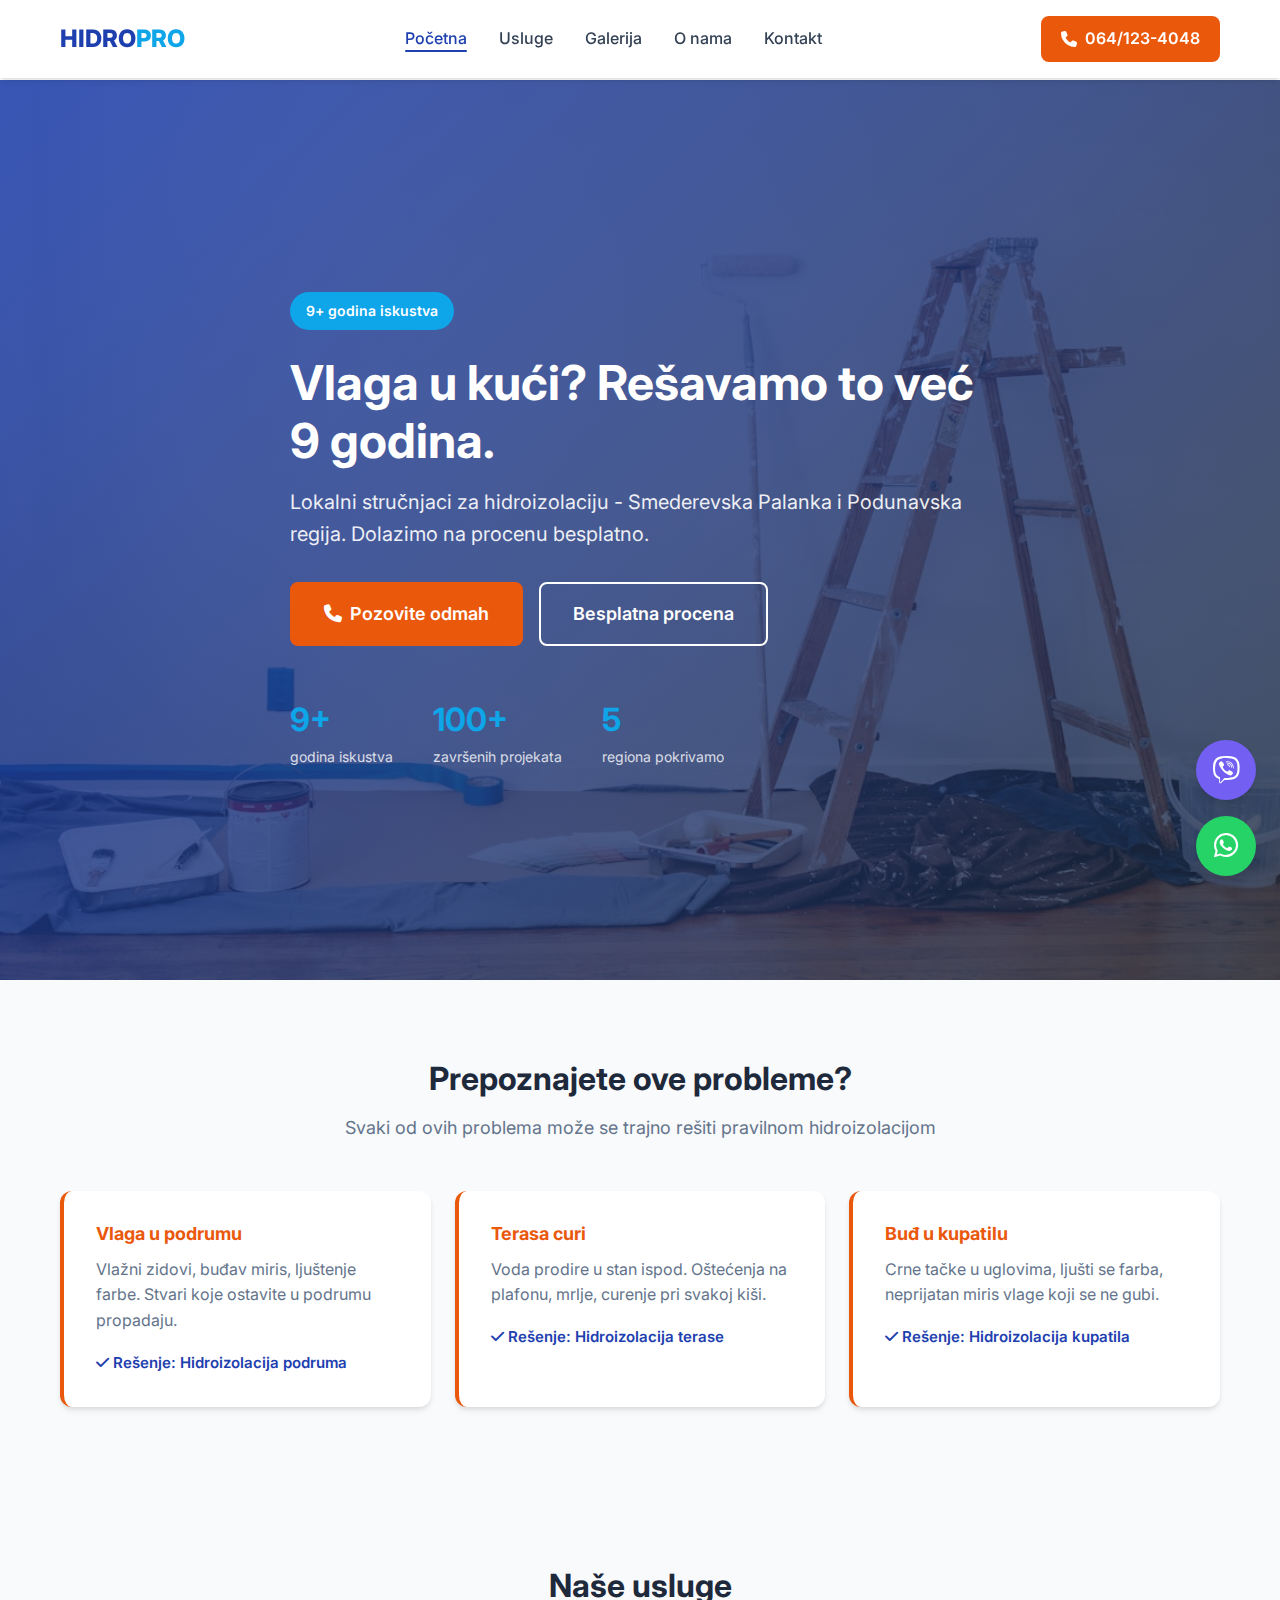
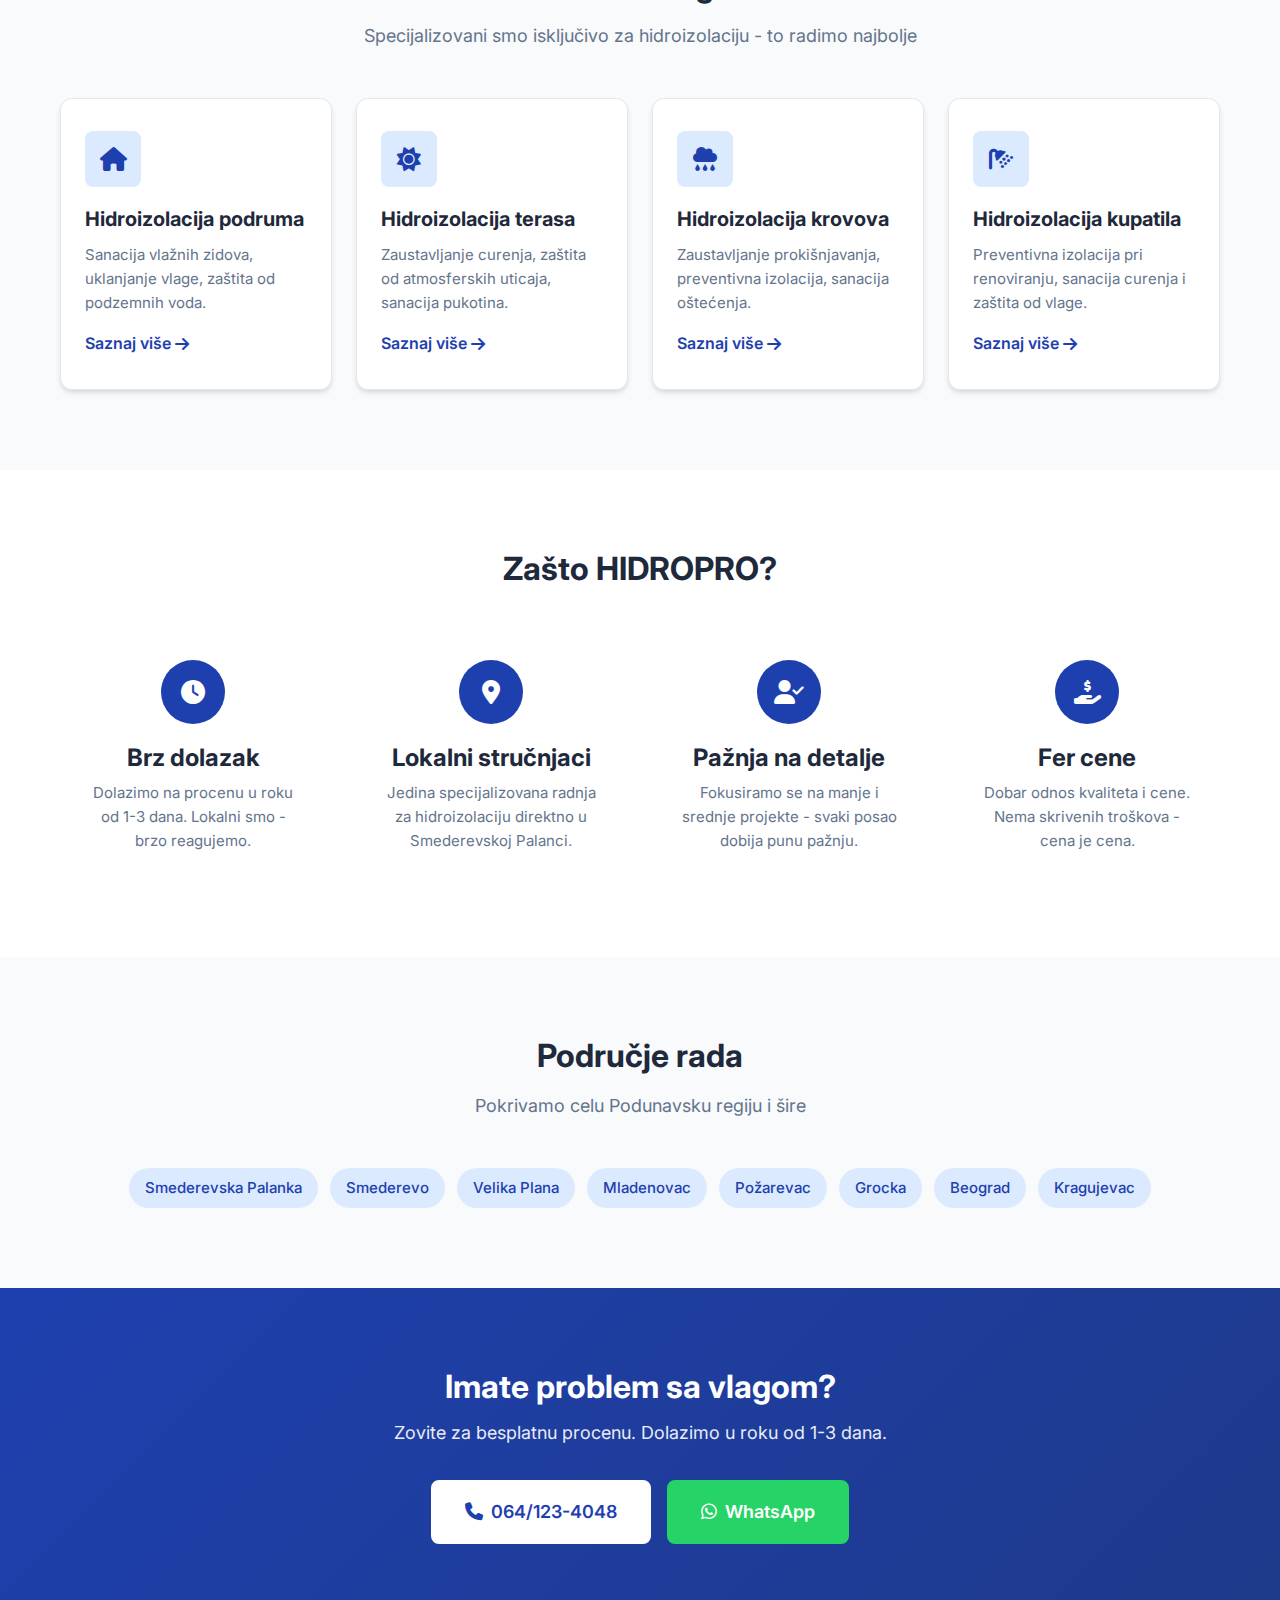
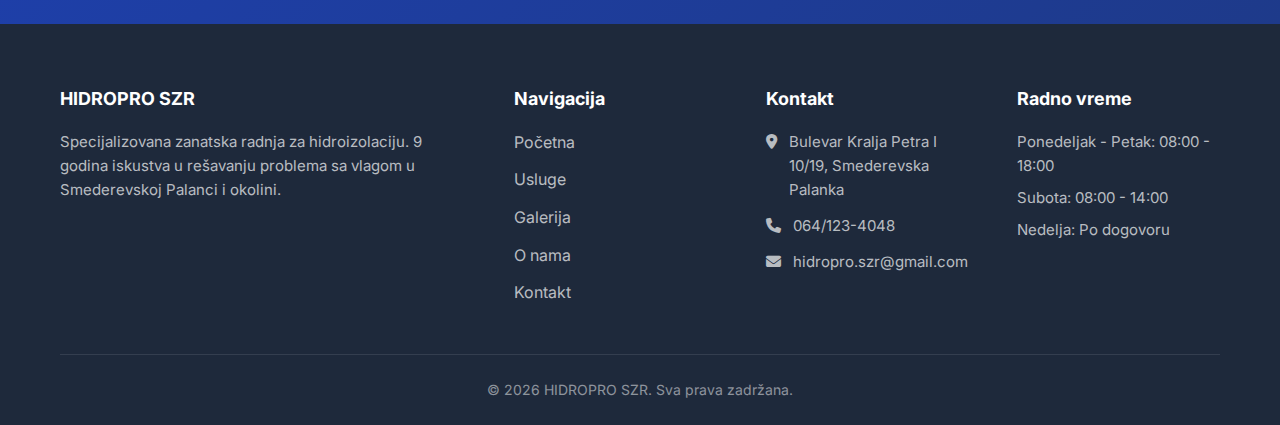
<file: index.html>
<!DOCTYPE html>
<html lang="sr">
<head>
    <meta charset="UTF-8">
    <meta name="viewport" content="width=device-width, initial-scale=1.0">
    <meta name="description" content="HIDROPRO - Hidroizolacija podruma, terasa, krovova i kupatila. 9 godina iskustva. Smederevska Palanka i okolina. Besplatna procena. Zovite: 064/123-4048">
    <meta name="keywords" content="hidroizolacija, podrum, terasa, krov, kupatilo, vlaga, Smederevska Palanka, izolacija">
    <title>HIDROPRO | Hidroizolacija Smederevska Palanka</title>

    <!-- Fonts -->
    <link rel="preconnect" href="https://fonts.googleapis.com">
    <link rel="preconnect" href="https://fonts.gstatic.com" crossorigin>
    <link href="https://fonts.googleapis.com/css2?family=Inter:wght@400;500;600;700;800&display=swap" rel="stylesheet">

    <!-- Font Awesome -->
    <link rel="stylesheet" href="https://cdnjs.cloudflare.com/ajax/libs/font-awesome/6.4.0/css/all.min.css">

    <!-- CSS -->
    <link rel="stylesheet" href="css/style.css">
</head>
<body>

    <!-- HEADER -->
    <header>
        <div class="container">
            <div class="header-content">
                <a href="index.html" class="logo">
                    <span class="logo-text">HIDRO<span>PRO</span></span>
                </a>

                <nav>
                    <ul class="nav-links">
                        <li><a href="index.html" class="active">Početna</a></li>
                        <li><a href="usluge.html">Usluge</a></li>
                        <li><a href="galerija.html">Galerija</a></li>
                        <li><a href="o-nama.html">O nama</a></li>
                        <li><a href="kontakt.html">Kontakt</a></li>
                    </ul>
                </nav>

                <div class="header-cta">
                    <a href="tel:+38164123048" class="phone-btn">
                        <i class="fas fa-phone"></i> 064/123-4048
                    </a>
                </div>

                <button class="hamburger" aria-label="Meni">
                    <span></span>
                    <span></span>
                    <span></span>
                </button>
            </div>
        </div>
    </header>

    <!-- HERO -->
    <section class="hero" style="background-image: url('images/stock_hero.jpg');">
        <div class="hero-overlay"></div>
        <div class="container">
            <div class="hero-content">
                <span class="hero-badge">9+ godina iskustva</span>
                <h1>Vlaga u kući? Rešavamo to već 9 godina.</h1>
                <p class="hero-subtitle">Lokalni stručnjaci za hidroizolaciju - Smederevska Palanka i Podunavska regija. Dolazimo na procenu besplatno.</p>

                <div class="hero-cta">
                    <a href="tel:+38164123048" class="btn btn-primary btn-lg">
                        <i class="fas fa-phone"></i> Pozovite odmah
                    </a>
                    <a href="kontakt.html" class="btn btn-secondary btn-lg">
                        Besplatna procena
                    </a>
                </div>

                <div class="hero-trust">
                    <div class="trust-item">
                        <span class="trust-number">9+</span>
                        <span class="trust-label">godina iskustva</span>
                    </div>
                    <div class="trust-item">
                        <span class="trust-number">100+</span>
                        <span class="trust-label">završenih projekata</span>
                    </div>
                    <div class="trust-item">
                        <span class="trust-number">5</span>
                        <span class="trust-label">regiona pokrivamo</span>
                    </div>
                </div>
            </div>
        </div>
    </section>

    <!-- PROBLEMI -->
    <section class="section problems-section">
        <div class="container">
            <div class="section-header">
                <h2>Prepoznajete ove probleme?</h2>
                <p class="section-subtitle">Svaki od ovih problema može se trajno rešiti pravilnom hidroizolacijom</p>
            </div>

            <div class="problems-grid">
                <div class="problem-card">
                    <h3>Vlaga u podrumu</h3>
                    <p>Vlažni zidovi, buđav miris, ljuštenje farbe. Stvari koje ostavite u podrumu propadaju.</p>
                    <span class="solution"><i class="fas fa-check"></i> Rešenje: Hidroizolacija podruma</span>
                </div>

                <div class="problem-card">
                    <h3>Terasa curi</h3>
                    <p>Voda prodire u stan ispod. Oštećenja na plafonu, mrlje, curenje pri svakoj kiši.</p>
                    <span class="solution"><i class="fas fa-check"></i> Rešenje: Hidroizolacija terase</span>
                </div>

                <div class="problem-card">
                    <h3>Buđ u kupatilu</h3>
                    <p>Crne tačke u uglovima, ljušti se farba, neprijatan miris vlage koji se ne gubi.</p>
                    <span class="solution"><i class="fas fa-check"></i> Rešenje: Hidroizolacija kupatila</span>
                </div>
            </div>
        </div>
    </section>

    <!-- USLUGE PREVIEW -->
    <section class="section services-preview">
        <div class="container">
            <div class="section-header">
                <h2>Naše usluge</h2>
                <p class="section-subtitle">Specijalizovani smo isključivo za hidroizolaciju - to radimo najbolje</p>
            </div>

            <div class="services-grid">
                <!-- USLUGA 1 -->
                <div class="service-card">
                    <div class="service-icon">
                        <i class="fas fa-home"></i>
                    </div>
                    <h3>Hidroizolacija podruma</h3>
                    <p>Sanacija vlažnih zidova, uklanjanje vlage, zaštita od podzemnih voda.</p>
                    <a href="usluge.html#podrum" class="service-link">Saznaj više <i class="fas fa-arrow-right"></i></a>
                </div>

                <!-- USLUGA 2 -->
                <div class="service-card">
                    <div class="service-icon">
                        <i class="fas fa-sun"></i>
                    </div>
                    <h3>Hidroizolacija terasa</h3>
                    <p>Zaustavljanje curenja, zaštita od atmosferskih uticaja, sanacija pukotina.</p>
                    <a href="usluge.html#terasa" class="service-link">Saznaj više <i class="fas fa-arrow-right"></i></a>
                </div>

                <!-- USLUGA 3 -->
                <div class="service-card">
                    <div class="service-icon">
                        <i class="fas fa-cloud-rain"></i>
                    </div>
                    <h3>Hidroizolacija krovova</h3>
                    <p>Zaustavljanje prokišnjavanja, preventivna izolacija, sanacija oštećenja.</p>
                    <a href="usluge.html#krov" class="service-link">Saznaj više <i class="fas fa-arrow-right"></i></a>
                </div>

                <!-- USLUGA 4 -->
                <div class="service-card">
                    <div class="service-icon">
                        <i class="fas fa-shower"></i>
                    </div>
                    <h3>Hidroizolacija kupatila</h3>
                    <p>Preventivna izolacija pri renoviranju, sanacija curenja i zaštita od vlage.</p>
                    <a href="usluge.html#kupatilo" class="service-link">Saznaj više <i class="fas fa-arrow-right"></i></a>
                </div>
            </div>
        </div>
    </section>

    <!-- ZAŠTO MI -->
    <section class="section why-us">
        <div class="container">
            <div class="section-header">
                <h2>Zašto HIDROPRO?</h2>
            </div>

            <div class="why-grid">
                <div class="why-item">
                    <div class="why-icon">
                        <i class="fas fa-clock"></i>
                    </div>
                    <h3>Brz dolazak</h3>
                    <p>Dolazimo na procenu u roku od 1-3 dana. Lokalni smo - brzo reagujemo.</p>
                </div>

                <div class="why-item">
                    <div class="why-icon">
                        <i class="fas fa-map-marker-alt"></i>
                    </div>
                    <h3>Lokalni stručnjaci</h3>
                    <p>Jedina specijalizovana radnja za hidroizolaciju direktno u Smederevskoj Palanci.</p>
                </div>

                <div class="why-item">
                    <div class="why-icon">
                        <i class="fas fa-user-check"></i>
                    </div>
                    <h3>Pažnja na detalje</h3>
                    <p>Fokusiramo se na manje i srednje projekte - svaki posao dobija punu pažnju.</p>
                </div>

                <div class="why-item">
                    <div class="why-icon">
                        <i class="fas fa-hand-holding-usd"></i>
                    </div>
                    <h3>Fer cene</h3>
                    <p>Dobar odnos kvaliteta i cene. Nema skrivenih troškova - cena je cena.</p>
                </div>
            </div>
        </div>
    </section>

    <!-- REGIONI -->
    <section class="section" style="background: var(--gray-100);">
        <div class="container">
            <div class="section-header">
                <h2>Područje rada</h2>
                <p class="section-subtitle">Pokrivamo celu Podunavsku regiju i šire</p>
            </div>

            <div class="regions-list">
                <span class="region-tag">Smederevska Palanka</span>
                <span class="region-tag">Smederevo</span>
                <span class="region-tag">Velika Plana</span>
                <span class="region-tag">Mladenovac</span>
                <span class="region-tag">Požarevac</span>
                <span class="region-tag">Grocka</span>
                <span class="region-tag">Beograd</span>
                <span class="region-tag">Kragujevac</span>
            </div>
        </div>
    </section>

    <!-- CTA -->
    <section class="section cta">
        <div class="container">
            <div class="cta-content">
                <h2>Imate problem sa vlagom?</h2>
                <p>Zovite za besplatnu procenu. Dolazimo u roku od 1-3 dana.</p>
                <div class="cta-buttons">
                    <a href="tel:+38164123048" class="btn btn-white btn-lg">
                        <i class="fas fa-phone"></i> 064/123-4048
                    </a>
                    <a href="https://wa.me/38164123048?text=Zdravo,%20zanima%20me%20hidroizolacija..." class="btn btn-whatsapp btn-lg">
                        <i class="fab fa-whatsapp"></i> WhatsApp
                    </a>
                </div>
            </div>
        </div>
    </section>

    <!-- FOOTER -->
    <footer>
        <div class="container">
            <div class="footer-grid">
                <div class="footer-about">
                    <h4>HIDROPRO SZR</h4>
                    <p>Specijalizovana zanatska radnja za hidroizolaciju. 9 godina iskustva u rešavanju problema sa vlagom u Smederevskoj Palanci i okolini.</p>
                </div>

                <div class="footer-links">
                    <h4>Navigacija</h4>
                    <ul>
                        <li><a href="index.html">Početna</a></li>
                        <li><a href="usluge.html">Usluge</a></li>
                        <li><a href="galerija.html">Galerija</a></li>
                        <li><a href="o-nama.html">O nama</a></li>
                        <li><a href="kontakt.html">Kontakt</a></li>
                    </ul>
                </div>

                <div class="footer-contact">
                    <h4>Kontakt</h4>
                    <p><i class="fas fa-map-marker-alt"></i> Bulevar Kralja Petra I 10/19, Smederevska Palanka</p>
                    <p><i class="fas fa-phone"></i> <a href="tel:+38164123048">064/123-4048</a></p>
                    <p><i class="fas fa-envelope"></i> <a href="mailto:hidropro.szr@gmail.com">hidropro.szr@gmail.com</a></p>
                </div>

                <div class="footer-hours">
                    <h4>Radno vreme</h4>
                    <p>Ponedeljak - Petak: 08:00 - 18:00</p>
                    <p>Subota: 08:00 - 14:00</p>
                    <p>Nedelja: Po dogovoru</p>
                </div>
            </div>

            <div class="footer-bottom">
                <p>&copy; <span class="current-year">2024</span> HIDROPRO SZR. Sva prava zadržana.</p>
            </div>
        </div>
    </footer>

    <!-- WHATSAPP FLOAT -->
    <a href="https://wa.me/38164123048?text=Zdravo,%20zanima%20me%20hidroizolacija..." class="whatsapp-float" aria-label="Pišite na WhatsApp">
        <i class="fab fa-whatsapp"></i>
    </a>

    <!-- VIBER FLOAT -->
    <a href="viber://chat?number=%2B38164123048" class="viber-float" aria-label="Pišite na Viber">
        <i class="fab fa-viber"></i>
    </a>

    <!-- CALL FLOAT (mobile only) -->
    <a href="tel:+38164123048" class="call-float" aria-label="Pozovite">
        <i class="fas fa-phone"></i>
    </a>

    <!-- JS -->
    <script src="js/main.js"></script>

</body>
</html>
</file>
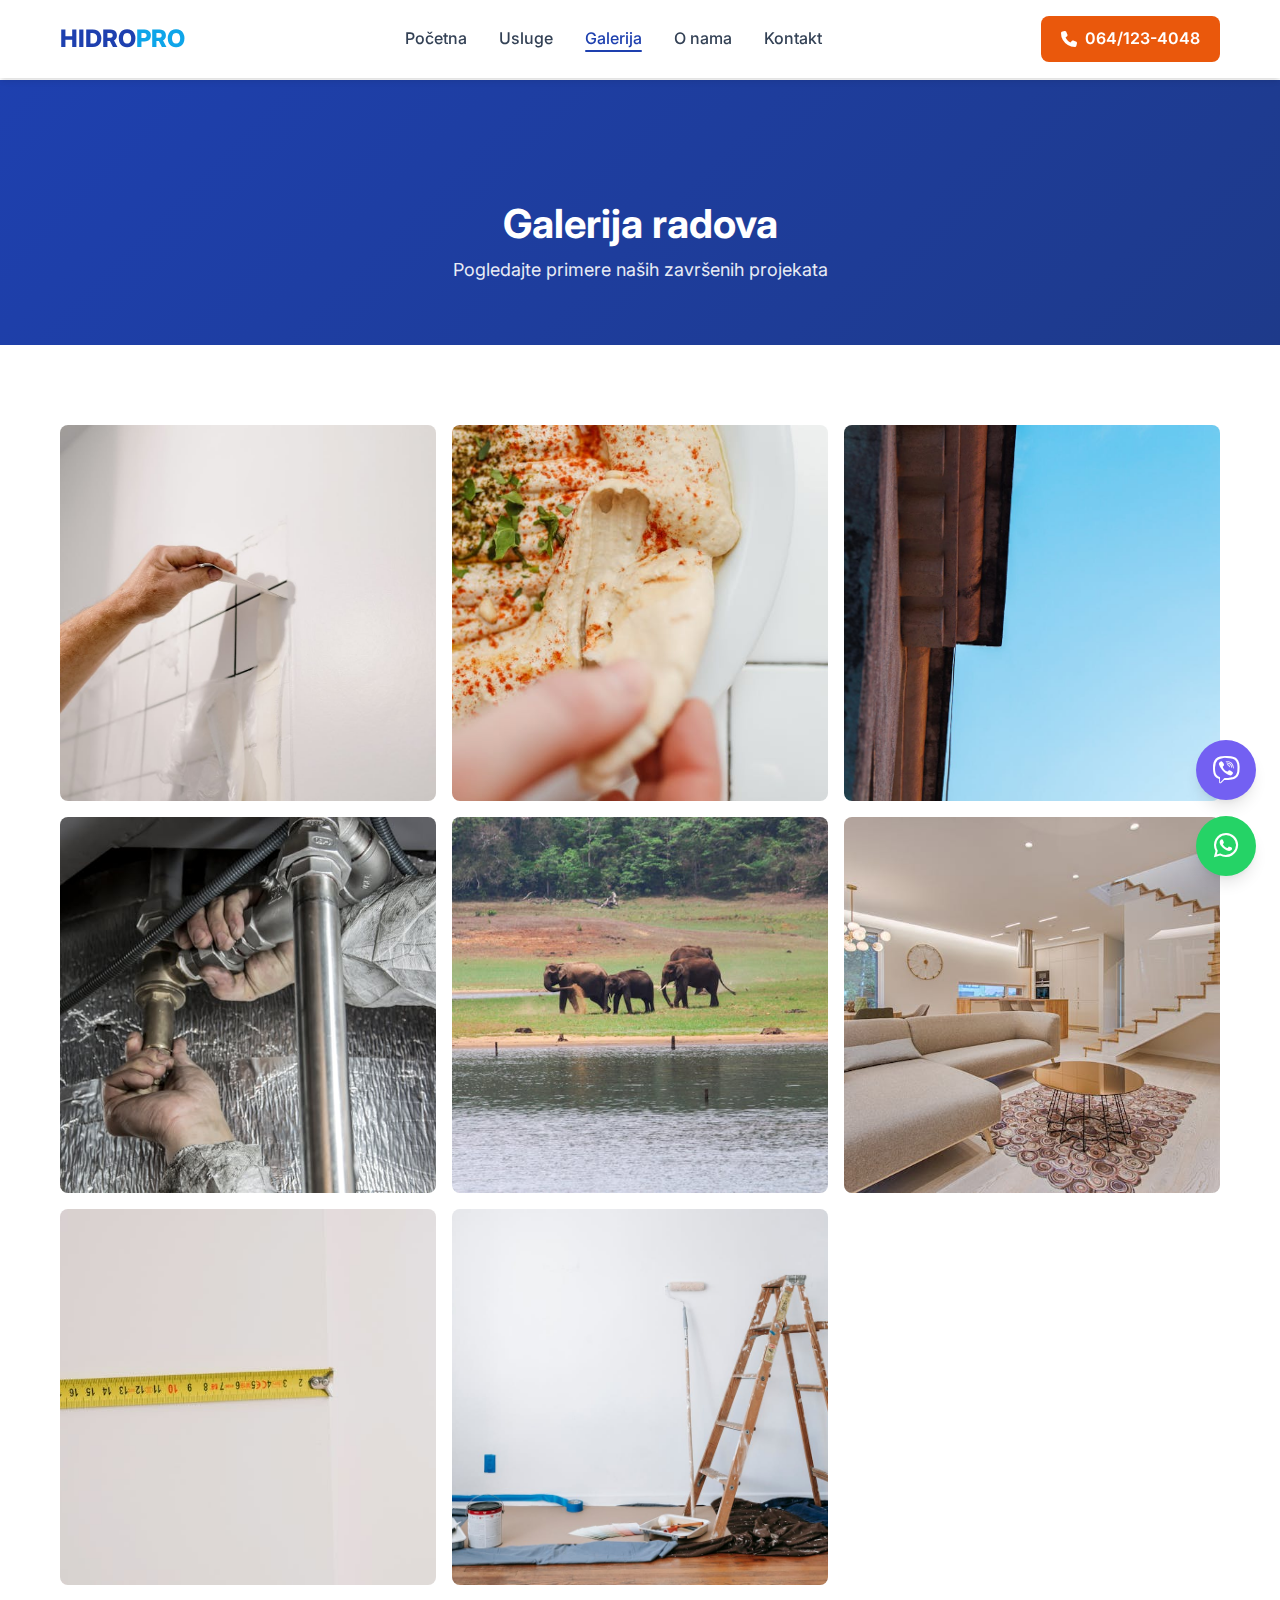
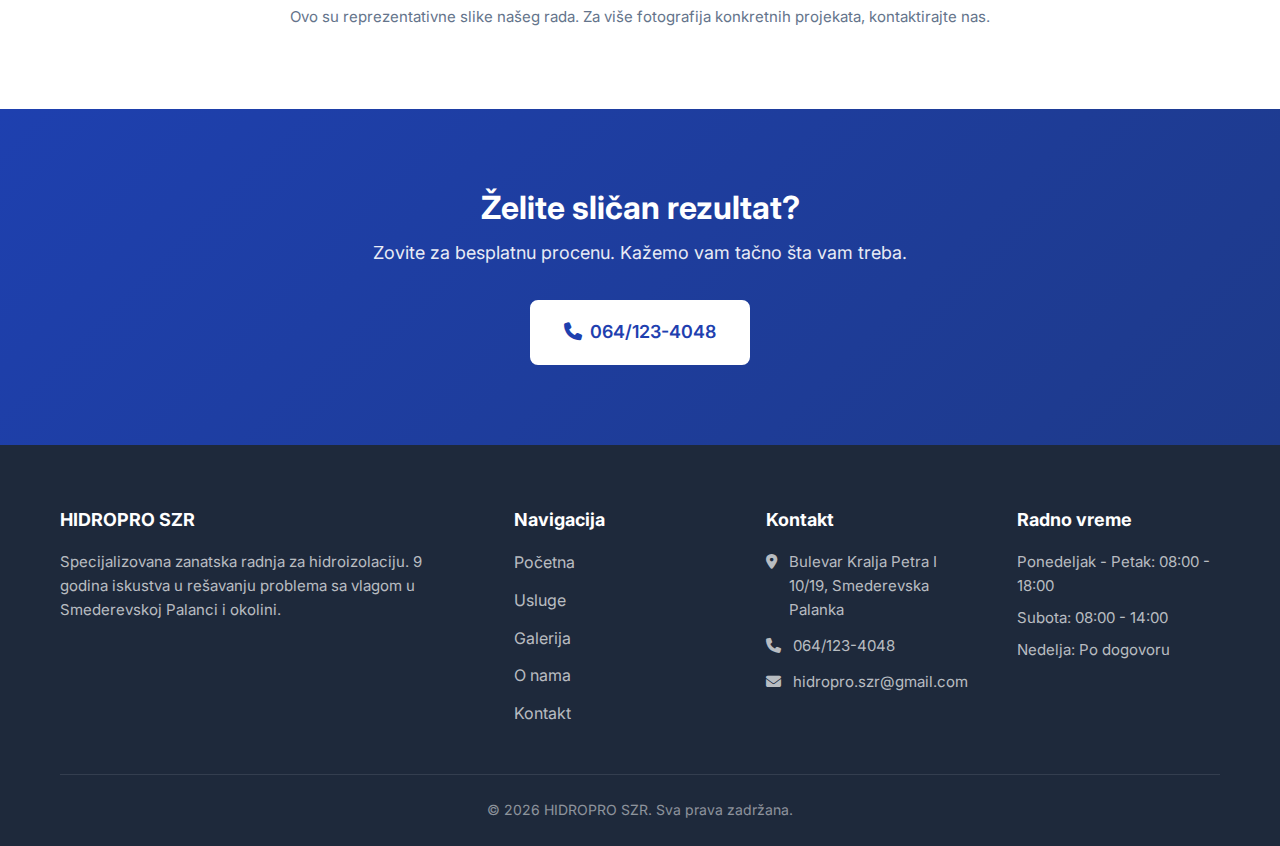
<file: galerija.html>
<!DOCTYPE html>
<html lang="sr">
<head>
    <meta charset="UTF-8">
    <meta name="viewport" content="width=device-width, initial-scale=1.0">
    <meta name="description" content="Galerija radova HIDROPRO - pogledajte naše završene projekte hidroizolacije. Podrumi, terase, krovovi, kupatila.">
    <title>Galerija | HIDROPRO - Hidroizolacija Smederevska Palanka</title>
    <link rel="preconnect" href="https://fonts.googleapis.com">
    <link rel="preconnect" href="https://fonts.gstatic.com" crossorigin>
    <link href="https://fonts.googleapis.com/css2?family=Inter:wght@400;500;600;700;800&display=swap" rel="stylesheet">
    <link rel="stylesheet" href="https://cdnjs.cloudflare.com/ajax/libs/font-awesome/6.4.0/css/all.min.css">
    <link rel="stylesheet" href="css/style.css">
</head>
<body>

    <!-- HEADER -->
    <header>
        <div class="container">
            <div class="header-content">
                <a href="index.html" class="logo">
                    <span class="logo-text">HIDRO<span>PRO</span></span>
                </a>
                <nav>
                    <ul class="nav-links">
                        <li><a href="index.html">Početna</a></li>
                        <li><a href="usluge.html">Usluge</a></li>
                        <li><a href="galerija.html" class="active">Galerija</a></li>
                        <li><a href="o-nama.html">O nama</a></li>
                        <li><a href="kontakt.html">Kontakt</a></li>
                    </ul>
                </nav>
                <div class="header-cta">
                    <a href="tel:+38164123048" class="phone-btn">
                        <i class="fas fa-phone"></i> 064/123-4048
                    </a>
                </div>
                <button class="hamburger" aria-label="Meni"><span></span><span></span><span></span></button>
            </div>
        </div>
    </header>

    <!-- PAGE HERO -->
    <section class="page-hero">
        <div class="container">
            <h1>Galerija radova</h1>
            <p>Pogledajte primere naših završenih projekata</p>
        </div>
    </section>

    <!-- GALERIJA -->
    <section class="section gallery-section">
        <div class="container">
            <div class="gallery-grid">
                <div class="gallery-item">
                    <img src="images/stock_01.jpg" alt="Hidroizolacioni radovi" loading="lazy">
                    <div class="gallery-overlay">
                        <span>Radovi na terenu</span>
                    </div>
                </div>

                <div class="gallery-item">
                    <img src="images/stock_02.jpg" alt="Građevinski radovi" loading="lazy">
                    <div class="gallery-overlay">
                        <span>Priprema podloge</span>
                    </div>
                </div>

                <div class="gallery-item">
                    <img src="images/stock_03.jpg" alt="Hidroizolacija" loading="lazy">
                    <div class="gallery-overlay">
                        <span>Izolacija konstrukcije</span>
                    </div>
                </div>

                <div class="gallery-item">
                    <img src="images/stock_basement.jpg" alt="Hidroizolacija podruma" loading="lazy">
                    <div class="gallery-overlay">
                        <span>Hidroizolacija podruma</span>
                    </div>
                </div>

                <div class="gallery-item">
                    <img src="images/stock_bathroom.jpg" alt="Hidroizolacija kupatila" loading="lazy">
                    <div class="gallery-overlay">
                        <span>Hidroizolacija kupatila</span>
                    </div>
                </div>

                <div class="gallery-item">
                    <img src="images/stock_terrace.jpg" alt="Hidroizolacija terase" loading="lazy">
                    <div class="gallery-overlay">
                        <span>Hidroizolacija terase</span>
                    </div>
                </div>

                <div class="gallery-item">
                    <img src="images/stock_work.jpg" alt="Radnici na poslu" loading="lazy">
                    <div class="gallery-overlay">
                        <span>Tim na poslu</span>
                    </div>
                </div>

                <div class="gallery-item">
                    <img src="images/stock_hero.jpg" alt="Hidroizolacioni radovi" loading="lazy">
                    <div class="gallery-overlay">
                        <span>Završeni projekat</span>
                    </div>
                </div>
            </div>

            <div class="text-center mt-20">
                <p style="color: var(--text-light); font-size: 0.9375rem;">Ovo su reprezentativne slike našeg rada. Za više fotografija konkretnih projekata, kontaktirajte nas.</p>
            </div>
        </div>
    </section>

    <!-- CTA -->
    <section class="section cta">
        <div class="container">
            <div class="cta-content">
                <h2>Želite sličan rezultat?</h2>
                <p>Zovite za besplatnu procenu. Kažemo vam tačno šta vam treba.</p>
                <div class="cta-buttons">
                    <a href="tel:+38164123048" class="btn btn-white btn-lg">
                        <i class="fas fa-phone"></i> 064/123-4048
                    </a>
                </div>
            </div>
        </div>
    </section>

    <!-- FOOTER -->
    <footer>
        <div class="container">
            <div class="footer-grid">
                <div class="footer-about">
                    <h4>HIDROPRO SZR</h4>
                    <p>Specijalizovana zanatska radnja za hidroizolaciju. 9 godina iskustva u rešavanju problema sa vlagom u Smederevskoj Palanci i okolini.</p>
                </div>

                <div class="footer-links">
                    <h4>Navigacija</h4>
                    <ul>
                        <li><a href="index.html">Početna</a></li>
                        <li><a href="usluge.html">Usluge</a></li>
                        <li><a href="galerija.html">Galerija</a></li>
                        <li><a href="o-nama.html">O nama</a></li>
                        <li><a href="kontakt.html">Kontakt</a></li>
                    </ul>
                </div>

                <div class="footer-contact">
                    <h4>Kontakt</h4>
                    <p><i class="fas fa-map-marker-alt"></i> Bulevar Kralja Petra I 10/19, Smederevska Palanka</p>
                    <p><i class="fas fa-phone"></i> <a href="tel:+38164123048">064/123-4048</a></p>
                    <p><i class="fas fa-envelope"></i> <a href="mailto:hidropro.szr@gmail.com">hidropro.szr@gmail.com</a></p>
                </div>

                <div class="footer-hours">
                    <h4>Radno vreme</h4>
                    <p>Ponedeljak - Petak: 08:00 - 18:00</p>
                    <p>Subota: 08:00 - 14:00</p>
                    <p>Nedelja: Po dogovoru</p>
                </div>
            </div>

            <div class="footer-bottom">
                <p>&copy; <span class="current-year">2024</span> HIDROPRO SZR. Sva prava zadržana.</p>
            </div>
        </div>
    </footer>

    <a href="https://wa.me/38164123048?text=Zdravo,%20zanima%20me%20hidroizolacija..." class="whatsapp-float" aria-label="Pišite na WhatsApp">
        <i class="fab fa-whatsapp"></i>
    </a>
    <a href="viber://chat?number=%2B38164123048" class="viber-float" aria-label="Pišite na Viber">
        <i class="fab fa-viber"></i>
    </a>
    <a href="tel:+38164123048" class="call-float" aria-label="Pozovite">
        <i class="fas fa-phone"></i>
    </a>
    <script src="js/main.js"></script>
</body>
</html>
</file>
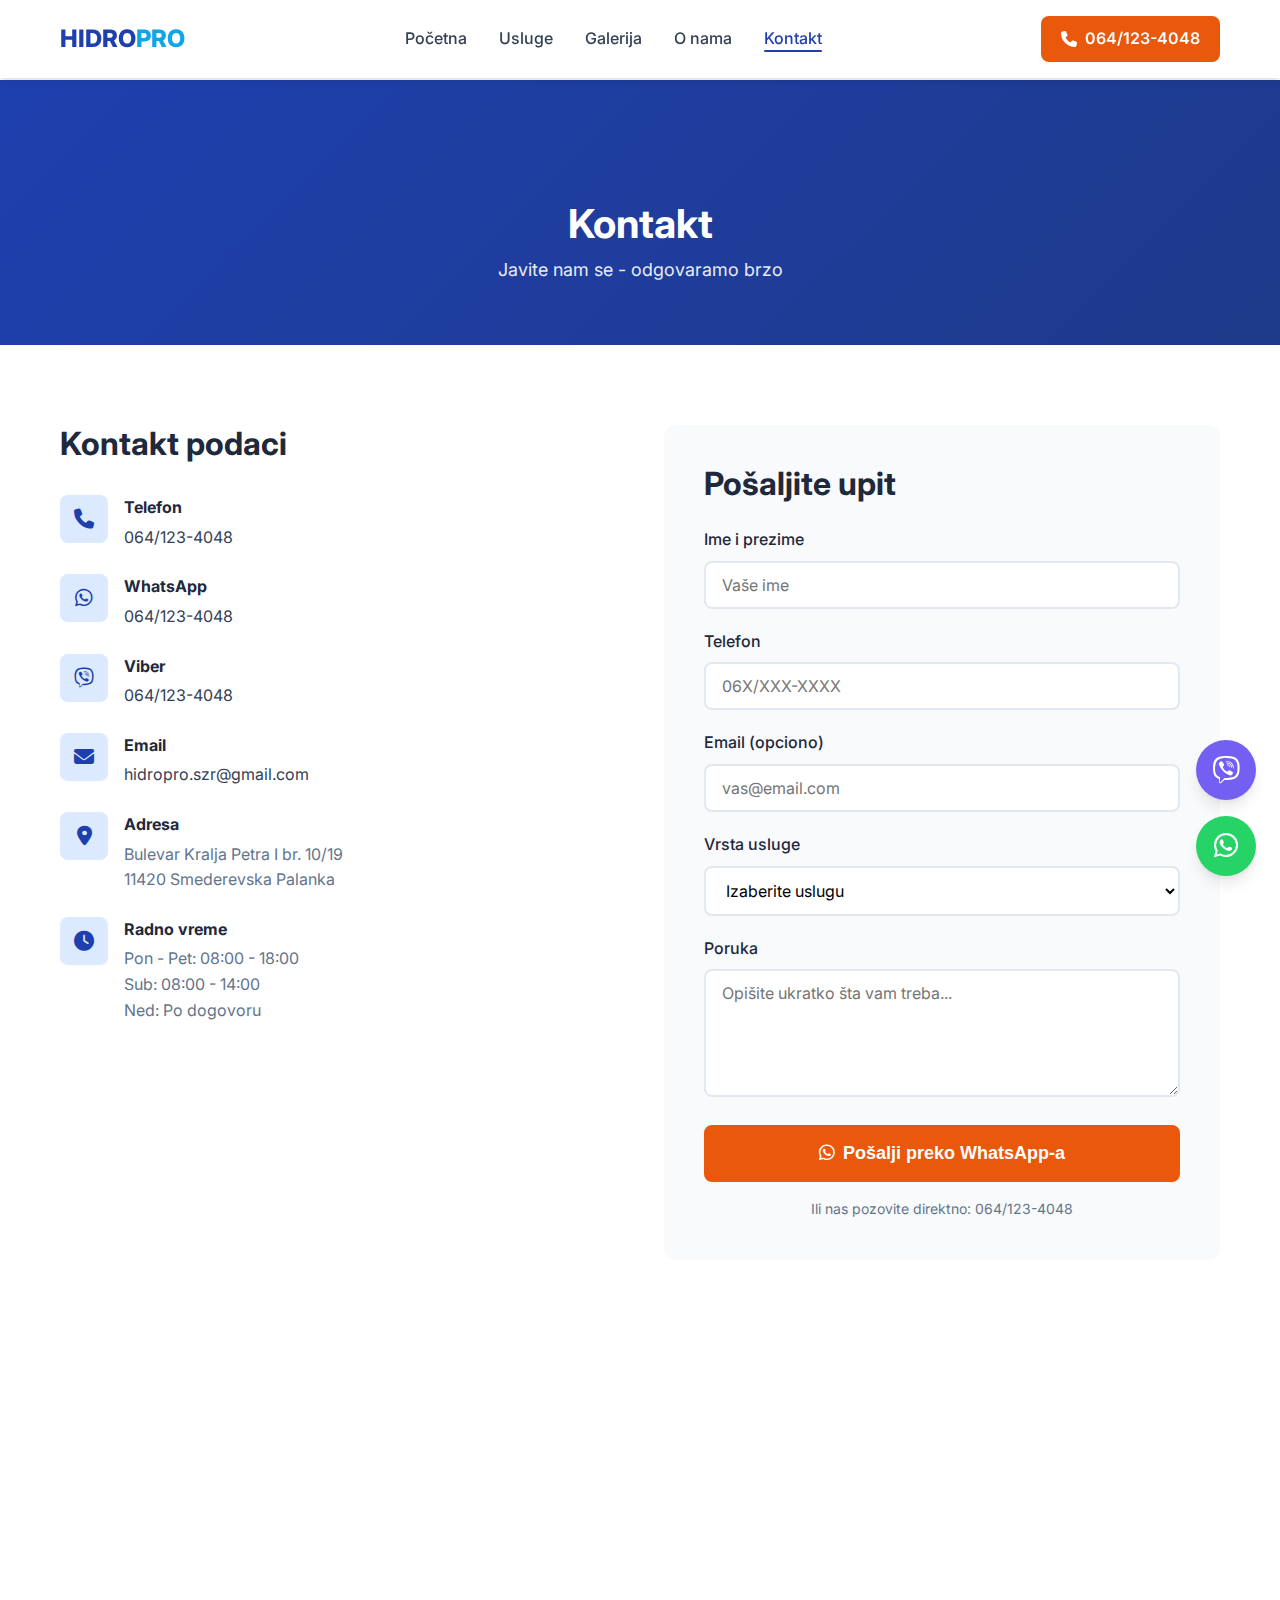
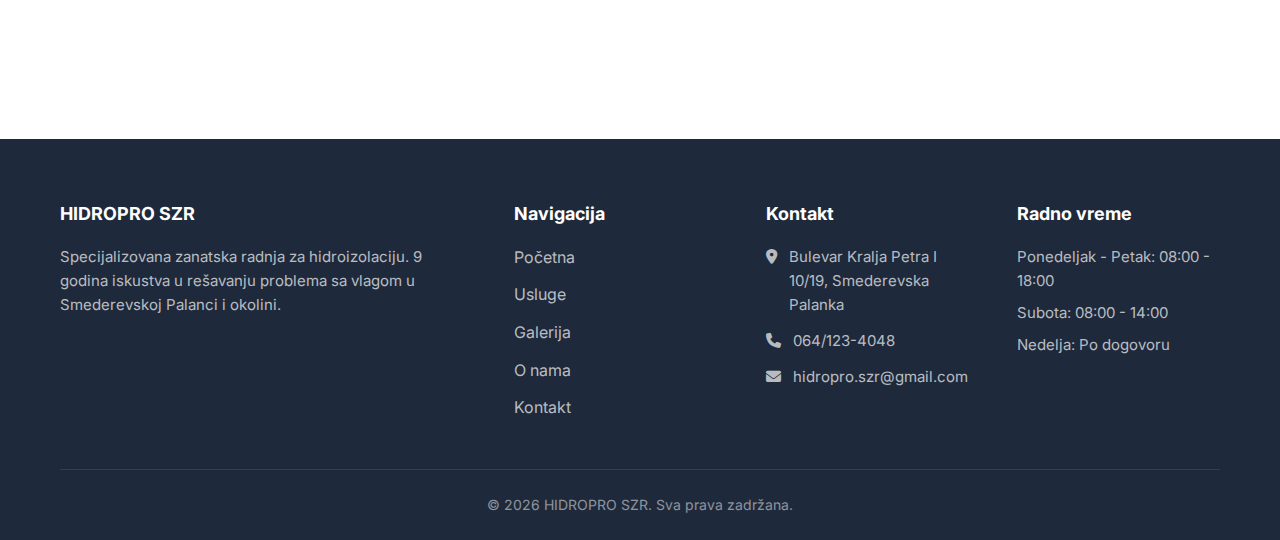
<file: kontakt.html>
<!DOCTYPE html>
<html lang="sr">
<head>
    <meta charset="UTF-8">
    <meta name="viewport" content="width=device-width, initial-scale=1.0">
    <meta name="description" content="Kontakt HIDROPRO - telefon: 064/123-4048. Email: hidropro.szr@gmail.com. Smederevska Palanka. Besplatna procena.">
    <title>Kontakt | HIDROPRO - Hidroizolacija Smederevska Palanka</title>
    <link rel="preconnect" href="https://fonts.googleapis.com">
    <link rel="preconnect" href="https://fonts.gstatic.com" crossorigin>
    <link href="https://fonts.googleapis.com/css2?family=Inter:wght@400;500;600;700;800&display=swap" rel="stylesheet">
    <link rel="stylesheet" href="https://cdnjs.cloudflare.com/ajax/libs/font-awesome/6.4.0/css/all.min.css">
    <link rel="stylesheet" href="css/style.css">
</head>
<body>

    <!-- HEADER -->
    <header>
        <div class="container">
            <div class="header-content">
                <a href="index.html" class="logo">
                    <span class="logo-text">HIDRO<span>PRO</span></span>
                </a>
                <nav>
                    <ul class="nav-links">
                        <li><a href="index.html">Početna</a></li>
                        <li><a href="usluge.html">Usluge</a></li>
                        <li><a href="galerija.html">Galerija</a></li>
                        <li><a href="o-nama.html">O nama</a></li>
                        <li><a href="kontakt.html" class="active">Kontakt</a></li>
                    </ul>
                </nav>
                <div class="header-cta">
                    <a href="tel:+38164123048" class="phone-btn">
                        <i class="fas fa-phone"></i> 064/123-4048
                    </a>
                </div>
                <button class="hamburger" aria-label="Meni"><span></span><span></span><span></span></button>
            </div>
        </div>
    </header>

    <!-- PAGE HERO -->
    <section class="page-hero">
        <div class="container">
            <h1>Kontakt</h1>
            <p>Javite nam se - odgovaramo brzo</p>
        </div>
    </section>

    <!-- KONTAKT SECTION -->
    <section class="section contact-section">
        <div class="container">
            <div class="contact-grid">

                <!-- KONTAKT INFO -->
                <div class="contact-info">
                    <h2>Kontakt podaci</h2>

                    <div class="contact-item">
                        <div class="contact-icon"><i class="fas fa-phone"></i></div>
                        <div class="contact-text">
                            <strong>Telefon</strong>
                            <a href="tel:+38164123048">064/123-4048</a>
                        </div>
                    </div>

                    <div class="contact-item">
                        <div class="contact-icon"><i class="fab fa-whatsapp"></i></div>
                        <div class="contact-text">
                            <strong>WhatsApp</strong>
                            <a href="https://wa.me/38164123048">064/123-4048</a>
                        </div>
                    </div>

                    <div class="contact-item">
                        <div class="contact-icon"><i class="fab fa-viber"></i></div>
                        <div class="contact-text">
                            <strong>Viber</strong>
                            <a href="viber://chat?number=%2B38164123048">064/123-4048</a>
                        </div>
                    </div>

                    <div class="contact-item">
                        <div class="contact-icon"><i class="fas fa-envelope"></i></div>
                        <div class="contact-text">
                            <strong>Email</strong>
                            <a href="mailto:hidropro.szr@gmail.com">hidropro.szr@gmail.com</a>
                        </div>
                    </div>

                    <div class="contact-item">
                        <div class="contact-icon"><i class="fas fa-map-marker-alt"></i></div>
                        <div class="contact-text">
                            <strong>Adresa</strong>
                            <span>Bulevar Kralja Petra I br. 10/19</span>
                            <span>11420 Smederevska Palanka</span>
                        </div>
                    </div>

                    <div class="contact-item">
                        <div class="contact-icon"><i class="fas fa-clock"></i></div>
                        <div class="contact-text">
                            <strong>Radno vreme</strong>
                            <span>Pon - Pet: 08:00 - 18:00</span>
                            <span>Sub: 08:00 - 14:00</span>
                            <span>Ned: Po dogovoru</span>
                        </div>
                    </div>
                </div>

                <!-- KONTAKT FORMA -->
                <div class="contact-form-wrapper">
                    <h2>Pošaljite upit</h2>
                    <form class="contact-form">
                        <div class="form-group">
                            <label for="name">Ime i prezime</label>
                            <input type="text" id="name" name="name" required placeholder="Vaše ime">
                        </div>

                        <div class="form-group">
                            <label for="phone">Telefon</label>
                            <input type="tel" id="phone" name="phone" required placeholder="06X/XXX-XXXX">
                        </div>

                        <div class="form-group">
                            <label for="email">Email (opciono)</label>
                            <input type="email" id="email" name="email" placeholder="vas@email.com">
                        </div>

                        <div class="form-group">
                            <label for="service">Vrsta usluge</label>
                            <select id="service" name="service">
                                <option value="">Izaberite uslugu</option>
                                <option value="Hidroizolacija podruma">Hidroizolacija podruma</option>
                                <option value="Hidroizolacija terase">Hidroizolacija terase/balkona</option>
                                <option value="Hidroizolacija krova">Hidroizolacija krova</option>
                                <option value="Hidroizolacija kupatila">Hidroizolacija kupatila</option>
                                <option value="Hidroizolacija garaže">Hidroizolacija garaže</option>
                                <option value="Drugo">Drugo</option>
                            </select>
                        </div>

                        <div class="form-group">
                            <label for="message">Poruka</label>
                            <textarea id="message" name="message" rows="5" required placeholder="Opišite ukratko šta vam treba..."></textarea>
                        </div>

                        <button type="submit" class="btn btn-primary btn-lg btn-block">
                            <i class="fab fa-whatsapp"></i> Pošalji preko WhatsApp-a
                        </button>

                        <p class="form-note">Ili nas pozovite direktno: <a href="tel:+38164123048">064/123-4048</a></p>
                    </form>
                </div>
            </div>
        </div>
    </section>

    <!-- MAPA -->
    <section class="map-section">
        <iframe
            src="https://www.google.com/maps/embed?pb=!1m18!1m12!1m3!1d2844.4531243893!2d20.9533!3d44.3608!2m3!1f0!2f0!3f0!3m2!1i1024!2i768!4f13.1!3m3!1m2!1s0x0%3A0x0!2zNDTCsDIxJzM5LjAiTiAyMMKwNTcnMTIuMCJF!5e0!3m2!1ssr!2srs!4v1706540000000"
            width="100%"
            height="400"
            style="border:0;"
            allowfullscreen=""
            loading="lazy"
            referrerpolicy="no-referrer-when-downgrade"
            title="Lokacija HIDROPRO - Smederevska Palanka">
        </iframe>
    </section>

    <!-- FOOTER -->
    <footer>
        <div class="container">
            <div class="footer-grid">
                <div class="footer-about">
                    <h4>HIDROPRO SZR</h4>
                    <p>Specijalizovana zanatska radnja za hidroizolaciju. 9 godina iskustva u rešavanju problema sa vlagom u Smederevskoj Palanci i okolini.</p>
                </div>

                <div class="footer-links">
                    <h4>Navigacija</h4>
                    <ul>
                        <li><a href="index.html">Početna</a></li>
                        <li><a href="usluge.html">Usluge</a></li>
                        <li><a href="galerija.html">Galerija</a></li>
                        <li><a href="o-nama.html">O nama</a></li>
                        <li><a href="kontakt.html">Kontakt</a></li>
                    </ul>
                </div>

                <div class="footer-contact">
                    <h4>Kontakt</h4>
                    <p><i class="fas fa-map-marker-alt"></i> Bulevar Kralja Petra I 10/19, Smederevska Palanka</p>
                    <p><i class="fas fa-phone"></i> <a href="tel:+38164123048">064/123-4048</a></p>
                    <p><i class="fas fa-envelope"></i> <a href="mailto:hidropro.szr@gmail.com">hidropro.szr@gmail.com</a></p>
                </div>

                <div class="footer-hours">
                    <h4>Radno vreme</h4>
                    <p>Ponedeljak - Petak: 08:00 - 18:00</p>
                    <p>Subota: 08:00 - 14:00</p>
                    <p>Nedelja: Po dogovoru</p>
                </div>
            </div>

            <div class="footer-bottom">
                <p>&copy; <span class="current-year">2024</span> HIDROPRO SZR. Sva prava zadržana.</p>
            </div>
        </div>
    </footer>

    <a href="https://wa.me/38164123048?text=Zdravo,%20zanima%20me%20hidroizolacija..." class="whatsapp-float" aria-label="Pišite na WhatsApp">
        <i class="fab fa-whatsapp"></i>
    </a>
    <a href="viber://chat?number=%2B38164123048" class="viber-float" aria-label="Pišite na Viber">
        <i class="fab fa-viber"></i>
    </a>
    <a href="tel:+38164123048" class="call-float" aria-label="Pozovite">
        <i class="fas fa-phone"></i>
    </a>
    <script src="js/main.js"></script>
</body>
</html>
</file>
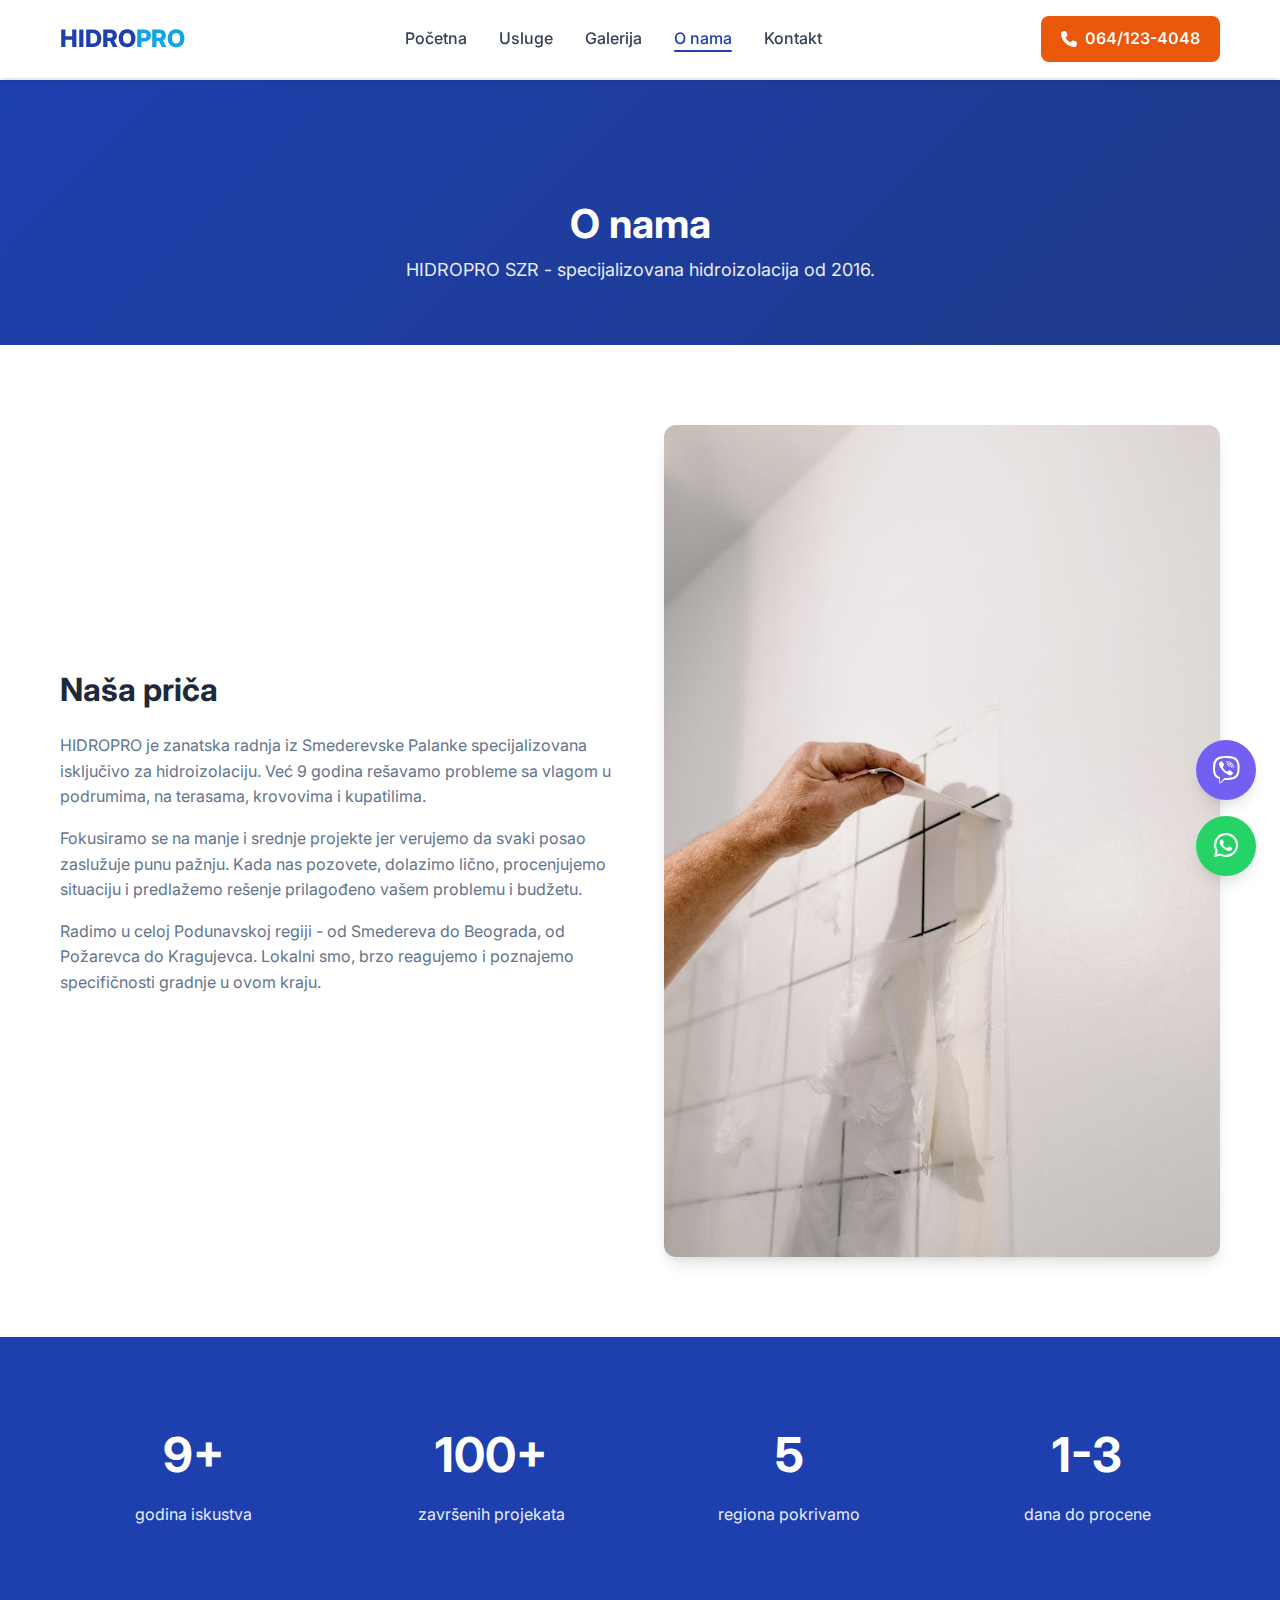
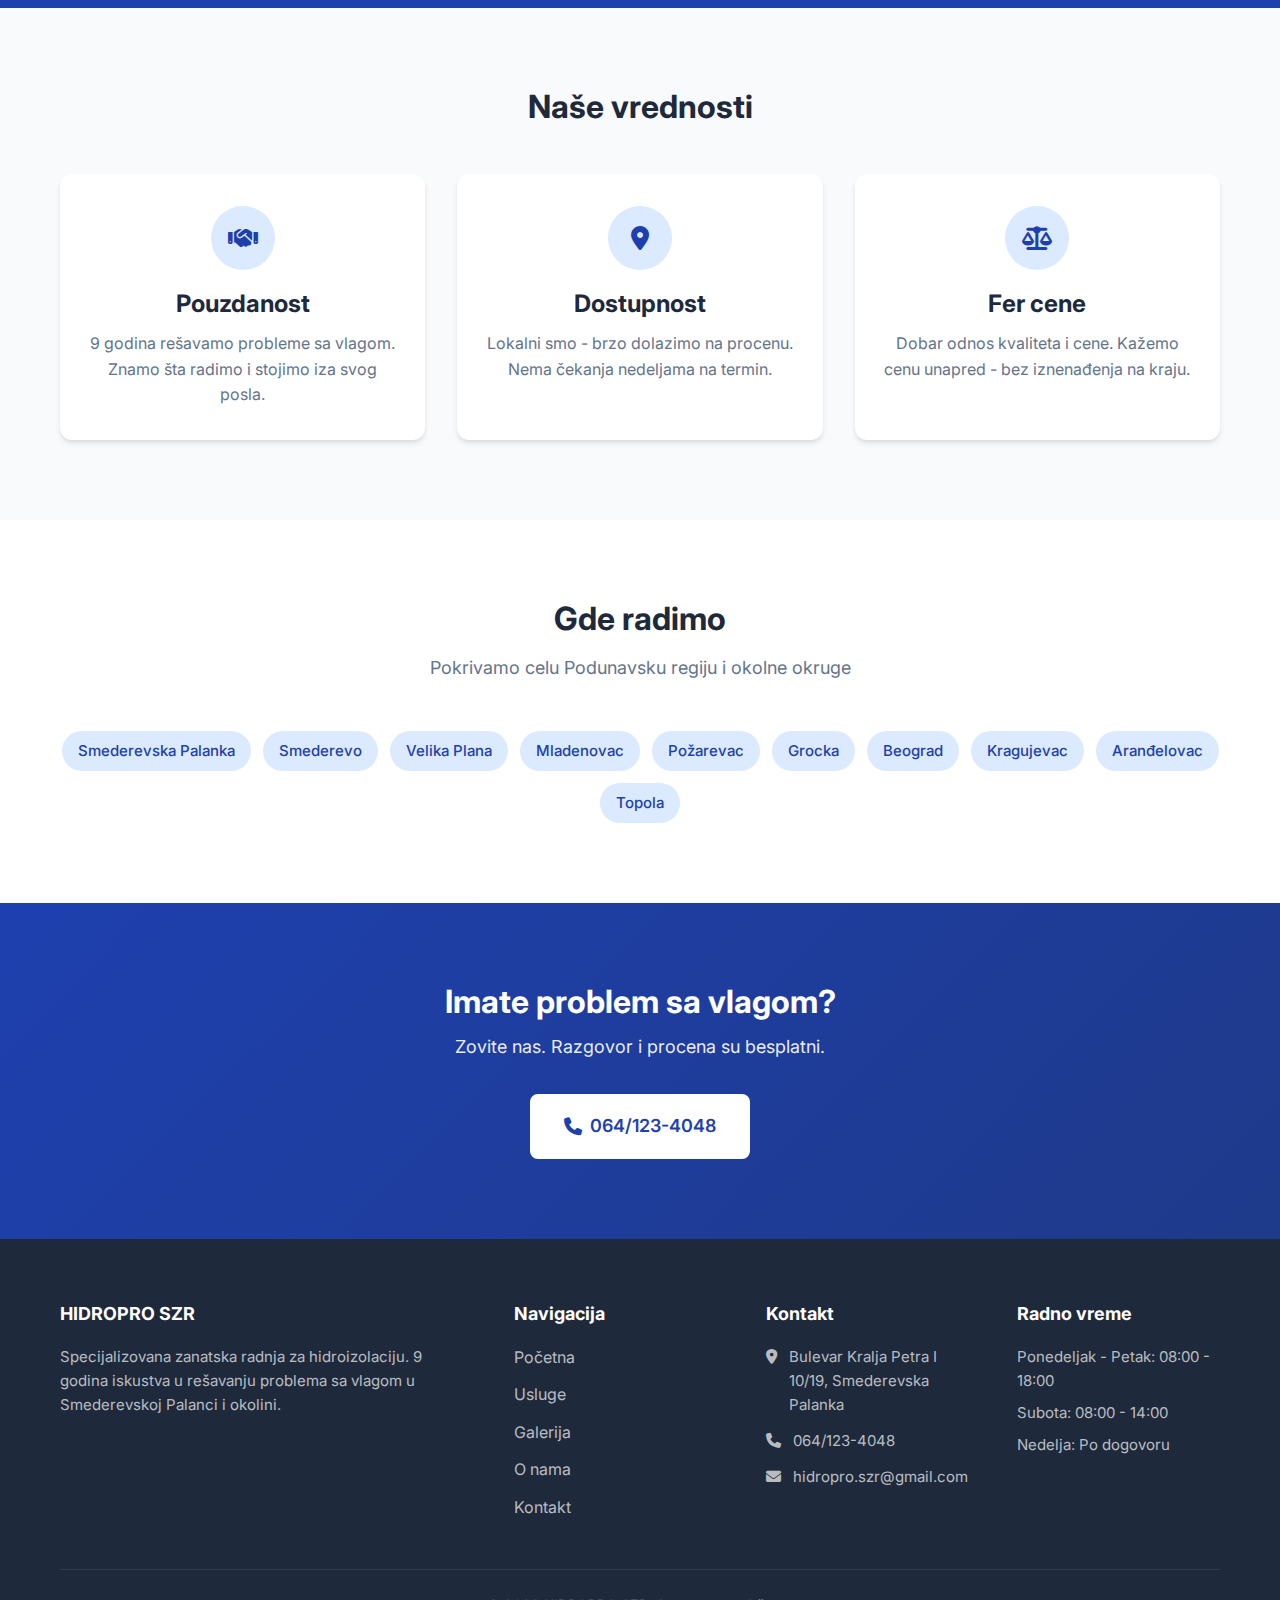
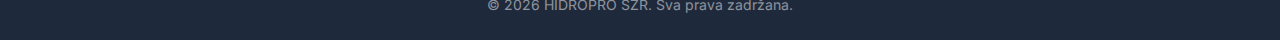
<file: o-nama.html>
<!DOCTYPE html>
<html lang="sr">
<head>
    <meta charset="UTF-8">
    <meta name="viewport" content="width=device-width, initial-scale=1.0">
    <meta name="description" content="O nama - HIDROPRO SZR. 9 godina iskustva u hidroizolaciji. Smederevska Palanka i Podunavska regija.">
    <title>O nama | HIDROPRO - Hidroizolacija Smederevska Palanka</title>
    <link rel="preconnect" href="https://fonts.googleapis.com">
    <link rel="preconnect" href="https://fonts.gstatic.com" crossorigin>
    <link href="https://fonts.googleapis.com/css2?family=Inter:wght@400;500;600;700;800&display=swap" rel="stylesheet">
    <link rel="stylesheet" href="https://cdnjs.cloudflare.com/ajax/libs/font-awesome/6.4.0/css/all.min.css">
    <link rel="stylesheet" href="css/style.css">
</head>
<body>

    <!-- HEADER -->
    <header>
        <div class="container">
            <div class="header-content">
                <a href="index.html" class="logo">
                    <span class="logo-text">HIDRO<span>PRO</span></span>
                </a>
                <nav>
                    <ul class="nav-links">
                        <li><a href="index.html">Početna</a></li>
                        <li><a href="usluge.html">Usluge</a></li>
                        <li><a href="galerija.html">Galerija</a></li>
                        <li><a href="o-nama.html" class="active">O nama</a></li>
                        <li><a href="kontakt.html">Kontakt</a></li>
                    </ul>
                </nav>
                <div class="header-cta">
                    <a href="tel:+38164123048" class="phone-btn">
                        <i class="fas fa-phone"></i> 064/123-4048
                    </a>
                </div>
                <button class="hamburger" aria-label="Meni"><span></span><span></span><span></span></button>
            </div>
        </div>
    </header>

    <!-- PAGE HERO -->
    <section class="page-hero">
        <div class="container">
            <h1>O nama</h1>
            <p>HIDROPRO SZR - specijalizovana hidroizolacija od 2016.</p>
        </div>
    </section>

    <!-- ABOUT CONTENT -->
    <section class="section about-section">
        <div class="container">
            <div class="about-grid">
                <div class="about-content">
                    <h2>Naša priča</h2>

                    <p>HIDROPRO je zanatska radnja iz Smederevske Palanke specijalizovana isključivo za hidroizolaciju. Već 9 godina rešavamo probleme sa vlagom u podrumima, na terasama, krovovima i kupatilima.</p>

                    <p>Fokusiramo se na manje i srednje projekte jer verujemo da svaki posao zaslužuje punu pažnju. Kada nas pozovete, dolazimo lično, procenjujemo situaciju i predlažemo rešenje prilagođeno vašem problemu i budžetu.</p>

                    <p>Radimo u celoj Podunavskoj regiji - od Smedereva do Beograda, od Požarevca do Kragujevca. Lokalni smo, brzo reagujemo i poznajemo specifičnosti gradnje u ovom kraju.</p>
                </div>

                <div class="about-image">
                    <img src="images/stock_01.jpg" alt="HIDROPRO tim na poslu" loading="lazy">
                </div>
            </div>
        </div>
    </section>

    <!-- BROJKE -->
    <section class="section stats-section">
        <div class="container">
            <div class="stats-grid">
                <div class="stat-item">
                    <span class="stat-number">9+</span>
                    <span class="stat-label">godina iskustva</span>
                </div>
                <div class="stat-item">
                    <span class="stat-number">100+</span>
                    <span class="stat-label">završenih projekata</span>
                </div>
                <div class="stat-item">
                    <span class="stat-number">5</span>
                    <span class="stat-label">regiona pokrivamo</span>
                </div>
                <div class="stat-item">
                    <span class="stat-number">1-3</span>
                    <span class="stat-label">dana do procene</span>
                </div>
            </div>
        </div>
    </section>

    <!-- VREDNOSTI -->
    <section class="section values-section">
        <div class="container">
            <div class="section-header">
                <h2>Naše vrednosti</h2>
            </div>

            <div class="values-grid">
                <div class="value-item">
                    <div class="value-icon"><i class="fas fa-handshake"></i></div>
                    <h3>Pouzdanost</h3>
                    <p>9 godina rešavamo probleme sa vlagom. Znamo šta radimo i stojimo iza svog posla.</p>
                </div>

                <div class="value-item">
                    <div class="value-icon"><i class="fas fa-map-marker-alt"></i></div>
                    <h3>Dostupnost</h3>
                    <p>Lokalni smo - brzo dolazimo na procenu. Nema čekanja nedeljama na termin.</p>
                </div>

                <div class="value-item">
                    <div class="value-icon"><i class="fas fa-balance-scale"></i></div>
                    <h3>Fer cene</h3>
                    <p>Dobar odnos kvaliteta i cene. Kažemo cenu unapred - bez iznenađenja na kraju.</p>
                </div>
            </div>
        </div>
    </section>

    <!-- PODRUČJE RADA -->
    <section class="section" style="background: var(--white);">
        <div class="container">
            <div class="section-header">
                <h2>Gde radimo</h2>
                <p class="section-subtitle">Pokrivamo celu Podunavsku regiju i okolne okruge</p>
            </div>

            <div class="regions-list">
                <span class="region-tag">Smederevska Palanka</span>
                <span class="region-tag">Smederevo</span>
                <span class="region-tag">Velika Plana</span>
                <span class="region-tag">Mladenovac</span>
                <span class="region-tag">Požarevac</span>
                <span class="region-tag">Grocka</span>
                <span class="region-tag">Beograd</span>
                <span class="region-tag">Kragujevac</span>
                <span class="region-tag">Aranđelovac</span>
                <span class="region-tag">Topola</span>
            </div>
        </div>
    </section>

    <!-- CTA -->
    <section class="section cta">
        <div class="container">
            <div class="cta-content">
                <h2>Imate problem sa vlagom?</h2>
                <p>Zovite nas. Razgovor i procena su besplatni.</p>
                <div class="cta-buttons">
                    <a href="tel:+38164123048" class="btn btn-white btn-lg">
                        <i class="fas fa-phone"></i> 064/123-4048
                    </a>
                </div>
            </div>
        </div>
    </section>

    <!-- FOOTER -->
    <footer>
        <div class="container">
            <div class="footer-grid">
                <div class="footer-about">
                    <h4>HIDROPRO SZR</h4>
                    <p>Specijalizovana zanatska radnja za hidroizolaciju. 9 godina iskustva u rešavanju problema sa vlagom u Smederevskoj Palanci i okolini.</p>
                </div>

                <div class="footer-links">
                    <h4>Navigacija</h4>
                    <ul>
                        <li><a href="index.html">Početna</a></li>
                        <li><a href="usluge.html">Usluge</a></li>
                        <li><a href="galerija.html">Galerija</a></li>
                        <li><a href="o-nama.html">O nama</a></li>
                        <li><a href="kontakt.html">Kontakt</a></li>
                    </ul>
                </div>

                <div class="footer-contact">
                    <h4>Kontakt</h4>
                    <p><i class="fas fa-map-marker-alt"></i> Bulevar Kralja Petra I 10/19, Smederevska Palanka</p>
                    <p><i class="fas fa-phone"></i> <a href="tel:+38164123048">064/123-4048</a></p>
                    <p><i class="fas fa-envelope"></i> <a href="mailto:hidropro.szr@gmail.com">hidropro.szr@gmail.com</a></p>
                </div>

                <div class="footer-hours">
                    <h4>Radno vreme</h4>
                    <p>Ponedeljak - Petak: 08:00 - 18:00</p>
                    <p>Subota: 08:00 - 14:00</p>
                    <p>Nedelja: Po dogovoru</p>
                </div>
            </div>

            <div class="footer-bottom">
                <p>&copy; <span class="current-year">2024</span> HIDROPRO SZR. Sva prava zadržana.</p>
            </div>
        </div>
    </footer>

    <a href="https://wa.me/38164123048?text=Zdravo,%20zanima%20me%20hidroizolacija..." class="whatsapp-float" aria-label="Pišite na WhatsApp">
        <i class="fab fa-whatsapp"></i>
    </a>
    <a href="viber://chat?number=%2B38164123048" class="viber-float" aria-label="Pišite na Viber">
        <i class="fab fa-viber"></i>
    </a>
    <a href="tel:+38164123048" class="call-float" aria-label="Pozovite">
        <i class="fas fa-phone"></i>
    </a>
    <script src="js/main.js"></script>
</body>
</html>
</file>
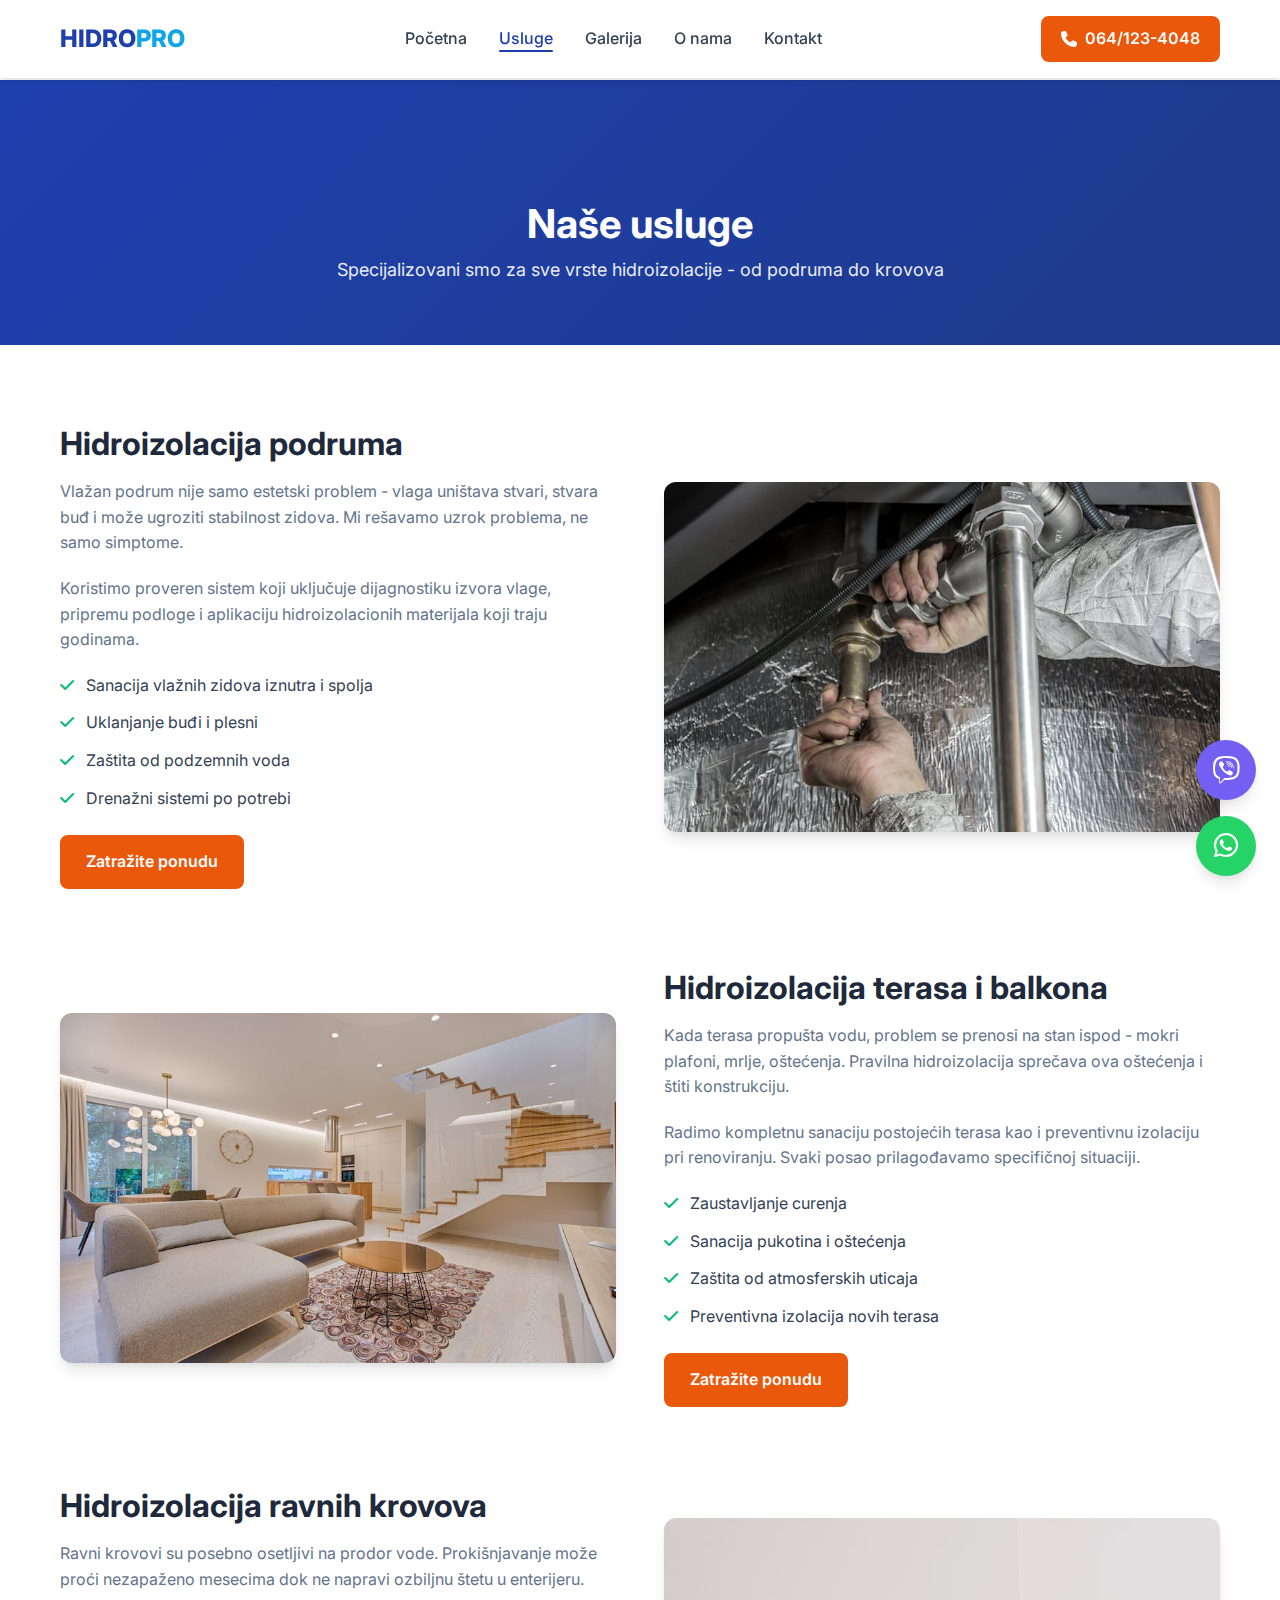
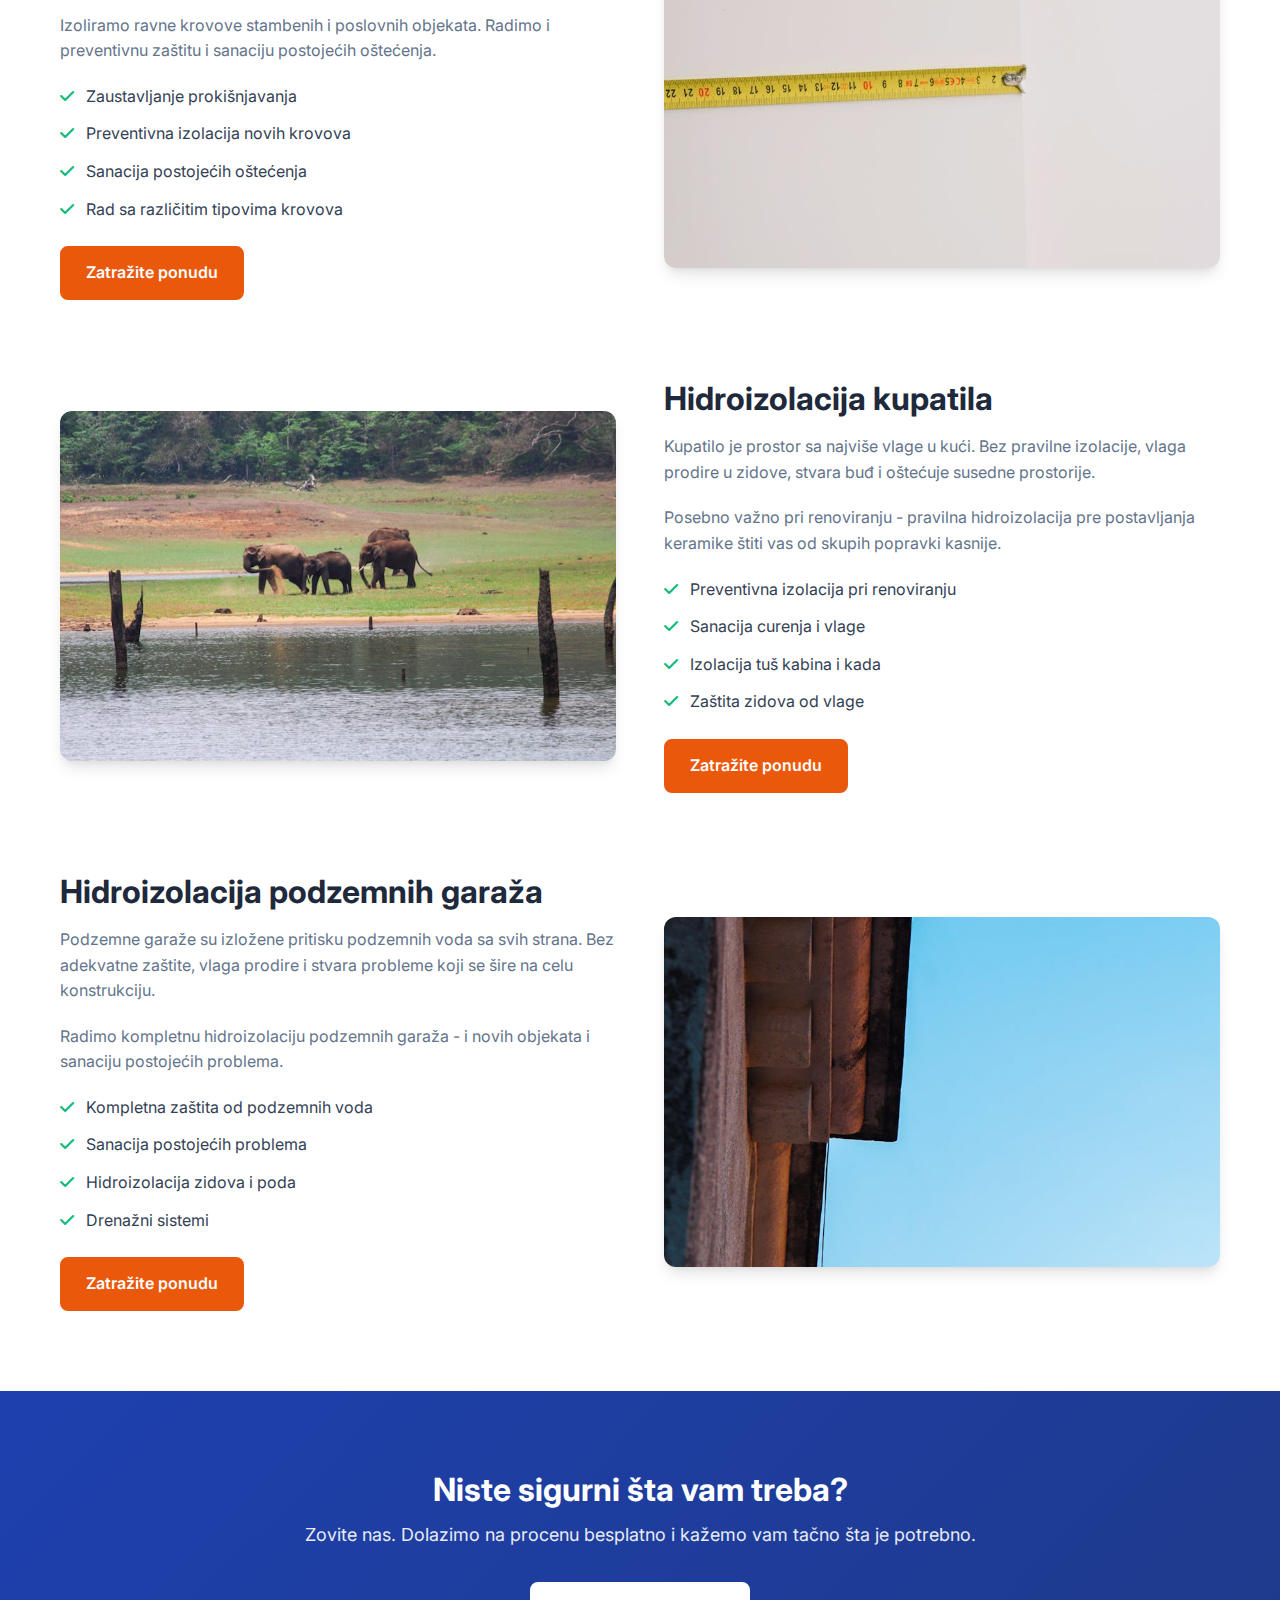
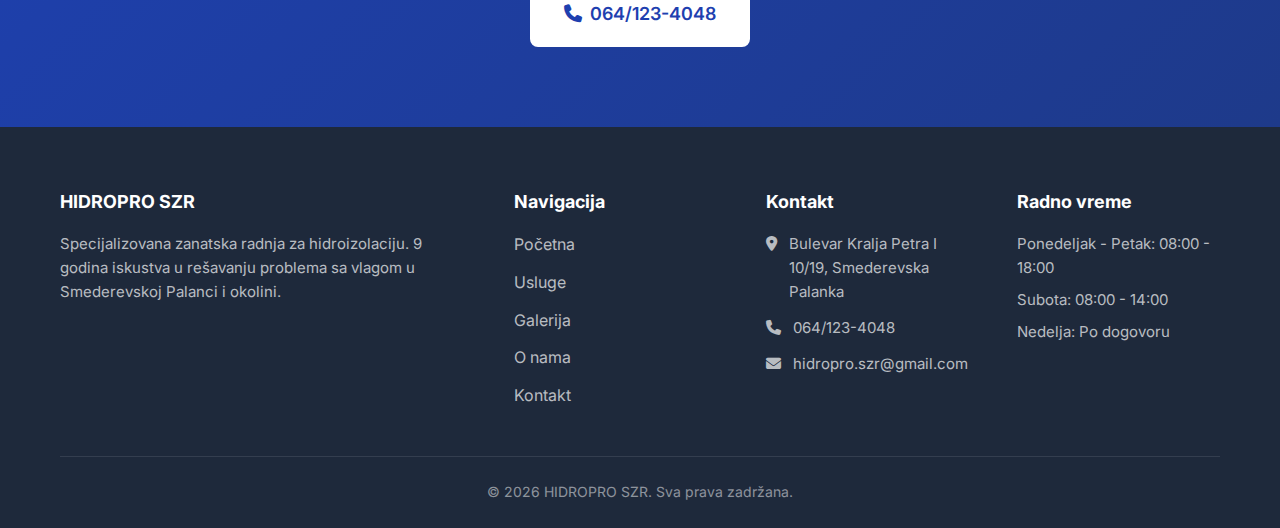
<file: usluge.html>
<!DOCTYPE html>
<html lang="sr">
<head>
    <meta charset="UTF-8">
    <meta name="viewport" content="width=device-width, initial-scale=1.0">
    <meta name="description" content="HIDROPRO usluge: hidroizolacija podruma, terasa, krovova, kupatila i garaža. Besplatna procena. Smederevska Palanka i okolina.">
    <title>Usluge | HIDROPRO - Hidroizolacija Smederevska Palanka</title>
    <link rel="preconnect" href="https://fonts.googleapis.com">
    <link rel="preconnect" href="https://fonts.gstatic.com" crossorigin>
    <link href="https://fonts.googleapis.com/css2?family=Inter:wght@400;500;600;700;800&display=swap" rel="stylesheet">
    <link rel="stylesheet" href="https://cdnjs.cloudflare.com/ajax/libs/font-awesome/6.4.0/css/all.min.css">
    <link rel="stylesheet" href="css/style.css">
</head>
<body>

    <!-- HEADER -->
    <header>
        <div class="container">
            <div class="header-content">
                <a href="index.html" class="logo">
                    <span class="logo-text">HIDRO<span>PRO</span></span>
                </a>
                <nav>
                    <ul class="nav-links">
                        <li><a href="index.html">Početna</a></li>
                        <li><a href="usluge.html" class="active">Usluge</a></li>
                        <li><a href="galerija.html">Galerija</a></li>
                        <li><a href="o-nama.html">O nama</a></li>
                        <li><a href="kontakt.html">Kontakt</a></li>
                    </ul>
                </nav>
                <div class="header-cta">
                    <a href="tel:+38164123048" class="phone-btn">
                        <i class="fas fa-phone"></i> 064/123-4048
                    </a>
                </div>
                <button class="hamburger" aria-label="Meni">
                    <span></span><span></span><span></span>
                </button>
            </div>
        </div>
    </header>

    <!-- PAGE HERO -->
    <section class="page-hero">
        <div class="container">
            <h1>Naše usluge</h1>
            <p>Specijalizovani smo za sve vrste hidroizolacije - od podruma do krovova</p>
        </div>
    </section>

    <!-- USLUGE DETALJNO -->
    <section class="section services-detail">
        <div class="container">

            <!-- PODRUM -->
            <div class="service-detail-item" id="podrum">
                <div class="service-detail-content">
                    <h2>Hidroizolacija podruma</h2>
                    <p>Vlažan podrum nije samo estetski problem - vlaga uništava stvari, stvara buđ i može ugroziti stabilnost zidova. Mi rešavamo uzrok problema, ne samo simptome.</p>
                    <p>Koristimo proveren sistem koji uključuje dijagnostiku izvora vlage, pripremu podloge i aplikaciju hidroizolacionih materijala koji traju godinama.</p>
                    <ul class="service-features">
                        <li><i class="fas fa-check"></i> Sanacija vlažnih zidova iznutra i spolja</li>
                        <li><i class="fas fa-check"></i> Uklanjanje buđi i plesni</li>
                        <li><i class="fas fa-check"></i> Zaštita od podzemnih voda</li>
                        <li><i class="fas fa-check"></i> Drenažni sistemi po potrebi</li>
                    </ul>
                    <a href="kontakt.html" class="btn btn-primary">Zatražite ponudu</a>
                </div>
                <div class="service-detail-image">
                    <img src="images/stock_basement.jpg" alt="Hidroizolacija podruma" loading="lazy">
                </div>
            </div>

            <!-- TERASA -->
            <div class="service-detail-item reverse" id="terasa">
                <div class="service-detail-content">
                    <h2>Hidroizolacija terasa i balkona</h2>
                    <p>Kada terasa propušta vodu, problem se prenosi na stan ispod - mokri plafoni, mrlje, oštećenja. Pravilna hidroizolacija sprečava ova oštećenja i štiti konstrukciju.</p>
                    <p>Radimo kompletnu sanaciju postojećih terasa kao i preventivnu izolaciju pri renoviranju. Svaki posao prilagođavamo specifičnoj situaciji.</p>
                    <ul class="service-features">
                        <li><i class="fas fa-check"></i> Zaustavljanje curenja</li>
                        <li><i class="fas fa-check"></i> Sanacija pukotina i oštećenja</li>
                        <li><i class="fas fa-check"></i> Zaštita od atmosferskih uticaja</li>
                        <li><i class="fas fa-check"></i> Preventivna izolacija novih terasa</li>
                    </ul>
                    <a href="kontakt.html" class="btn btn-primary">Zatražite ponudu</a>
                </div>
                <div class="service-detail-image">
                    <img src="images/stock_terrace.jpg" alt="Hidroizolacija terase" loading="lazy">
                </div>
            </div>

            <!-- KROV -->
            <div class="service-detail-item" id="krov">
                <div class="service-detail-content">
                    <h2>Hidroizolacija ravnih krovova</h2>
                    <p>Ravni krovovi su posebno osetljivi na prodor vode. Prokišnjavanje može proći nezapaženo mesecima dok ne napravi ozbiljnu štetu u enterijeru.</p>
                    <p>Izoliramo ravne krovove stambenih i poslovnih objekata. Radimo i preventivnu zaštitu i sanaciju postojećih oštećenja.</p>
                    <ul class="service-features">
                        <li><i class="fas fa-check"></i> Zaustavljanje prokišnjavanja</li>
                        <li><i class="fas fa-check"></i> Preventivna izolacija novih krovova</li>
                        <li><i class="fas fa-check"></i> Sanacija postojećih oštećenja</li>
                        <li><i class="fas fa-check"></i> Rad sa različitim tipovima krovova</li>
                    </ul>
                    <a href="kontakt.html" class="btn btn-primary">Zatražite ponudu</a>
                </div>
                <div class="service-detail-image">
                    <img src="images/stock_work.jpg" alt="Hidroizolacija krova" loading="lazy">
                </div>
            </div>

            <!-- KUPATILO -->
            <div class="service-detail-item reverse" id="kupatilo">
                <div class="service-detail-content">
                    <h2>Hidroizolacija kupatila</h2>
                    <p>Kupatilo je prostor sa najviše vlage u kući. Bez pravilne izolacije, vlaga prodire u zidove, stvara buđ i oštećuje susedne prostorije.</p>
                    <p>Posebno važno pri renoviranju - pravilna hidroizolacija pre postavljanja keramike štiti vas od skupih popravki kasnije.</p>
                    <ul class="service-features">
                        <li><i class="fas fa-check"></i> Preventivna izolacija pri renoviranju</li>
                        <li><i class="fas fa-check"></i> Sanacija curenja i vlage</li>
                        <li><i class="fas fa-check"></i> Izolacija tuš kabina i kada</li>
                        <li><i class="fas fa-check"></i> Zaštita zidova od vlage</li>
                    </ul>
                    <a href="kontakt.html" class="btn btn-primary">Zatražite ponudu</a>
                </div>
                <div class="service-detail-image">
                    <img src="images/stock_bathroom.jpg" alt="Hidroizolacija kupatila" loading="lazy">
                </div>
            </div>

            <!-- GARAŽE -->
            <div class="service-detail-item" id="garaza">
                <div class="service-detail-content">
                    <h2>Hidroizolacija podzemnih garaža</h2>
                    <p>Podzemne garaže su izložene pritisku podzemnih voda sa svih strana. Bez adekvatne zaštite, vlaga prodire i stvara probleme koji se šire na celu konstrukciju.</p>
                    <p>Radimo kompletnu hidroizolaciju podzemnih garaža - i novih objekata i sanaciju postojećih problema.</p>
                    <ul class="service-features">
                        <li><i class="fas fa-check"></i> Kompletna zaštita od podzemnih voda</li>
                        <li><i class="fas fa-check"></i> Sanacija postojećih problema</li>
                        <li><i class="fas fa-check"></i> Hidroizolacija zidova i poda</li>
                        <li><i class="fas fa-check"></i> Drenažni sistemi</li>
                    </ul>
                    <a href="kontakt.html" class="btn btn-primary">Zatražite ponudu</a>
                </div>
                <div class="service-detail-image">
                    <img src="images/stock_03.jpg" alt="Hidroizolacija garaže" loading="lazy">
                </div>
            </div>

        </div>
    </section>

    <!-- CTA -->
    <section class="section cta">
        <div class="container">
            <div class="cta-content">
                <h2>Niste sigurni šta vam treba?</h2>
                <p>Zovite nas. Dolazimo na procenu besplatno i kažemo vam tačno šta je potrebno.</p>
                <div class="cta-buttons">
                    <a href="tel:+38164123048" class="btn btn-white btn-lg">
                        <i class="fas fa-phone"></i> 064/123-4048
                    </a>
                </div>
            </div>
        </div>
    </section>

    <!-- FOOTER -->
    <footer>
        <div class="container">
            <div class="footer-grid">
                <div class="footer-about">
                    <h4>HIDROPRO SZR</h4>
                    <p>Specijalizovana zanatska radnja za hidroizolaciju. 9 godina iskustva u rešavanju problema sa vlagom u Smederevskoj Palanci i okolini.</p>
                </div>

                <div class="footer-links">
                    <h4>Navigacija</h4>
                    <ul>
                        <li><a href="index.html">Početna</a></li>
                        <li><a href="usluge.html">Usluge</a></li>
                        <li><a href="galerija.html">Galerija</a></li>
                        <li><a href="o-nama.html">O nama</a></li>
                        <li><a href="kontakt.html">Kontakt</a></li>
                    </ul>
                </div>

                <div class="footer-contact">
                    <h4>Kontakt</h4>
                    <p><i class="fas fa-map-marker-alt"></i> Bulevar Kralja Petra I 10/19, Smederevska Palanka</p>
                    <p><i class="fas fa-phone"></i> <a href="tel:+38164123048">064/123-4048</a></p>
                    <p><i class="fas fa-envelope"></i> <a href="mailto:hidropro.szr@gmail.com">hidropro.szr@gmail.com</a></p>
                </div>

                <div class="footer-hours">
                    <h4>Radno vreme</h4>
                    <p>Ponedeljak - Petak: 08:00 - 18:00</p>
                    <p>Subota: 08:00 - 14:00</p>
                    <p>Nedelja: Po dogovoru</p>
                </div>
            </div>

            <div class="footer-bottom">
                <p>&copy; <span class="current-year">2024</span> HIDROPRO SZR. Sva prava zadržana.</p>
            </div>
        </div>
    </footer>

    <a href="https://wa.me/38164123048?text=Zdravo,%20zanima%20me%20hidroizolacija..." class="whatsapp-float" aria-label="Pišite na WhatsApp">
        <i class="fab fa-whatsapp"></i>
    </a>
    <a href="viber://chat?number=%2B38164123048" class="viber-float" aria-label="Pišite na Viber">
        <i class="fab fa-viber"></i>
    </a>
    <a href="tel:+38164123048" class="call-float" aria-label="Pozovite">
        <i class="fas fa-phone"></i>
    </a>
    <script src="js/main.js"></script>
</body>
</html>
</file>
<file: css/style.css>
/* =============================================
   CSS VARIABLES - HIDROPRO PALETA
   ============================================= */
:root {
    --primary: #1E40AF;
    --primary-dark: #1E3A8A;
    --primary-light: #DBEAFE;
    --secondary: #1E293B;
    --accent: #0EA5E9;
    --cta: #EA580C;
    --cta-dark: #C2410C;
    --text: #334155;
    --text-light: #64748B;
    --white: #FFFFFF;
    --gray-100: #F8FAFC;
    --gray-200: #E2E8F0;
    --success: #10B981;
    --viber: #7360F2;
    --whatsapp: #25D366;

    --font-family: 'Inter', -apple-system, BlinkMacSystemFont, sans-serif;
    --container-max: 1200px;
    --header-height: 80px;
    --border-radius: 8px;
    --border-radius-lg: 12px;
    --shadow: 0 4px 6px -1px rgba(0,0,0,0.1), 0 2px 4px -1px rgba(0,0,0,0.06);
    --shadow-lg: 0 10px 15px -3px rgba(0,0,0,0.1), 0 4px 6px -2px rgba(0,0,0,0.05);
    --transition: 0.3s ease;
}

/* =============================================
   RESET & BASE
   ============================================= */
*, *::before, *::after {
    margin: 0;
    padding: 0;
    box-sizing: border-box;
}

html {
    scroll-behavior: smooth;
    -webkit-text-size-adjust: 100%;
}

body {
    font-family: var(--font-family);
    font-size: 16px;
    line-height: 1.6;
    color: var(--text);
    background: var(--white);
    -webkit-font-smoothing: antialiased;
}

img {
    max-width: 100%;
    height: auto;
    display: block;
}

a {
    color: inherit;
    text-decoration: none;
}

ul, ol {
    list-style: none;
}

/* =============================================
   TYPOGRAPHY
   ============================================= */
h1, h2, h3, h4, h5, h6 {
    font-weight: 700;
    color: var(--secondary);
    line-height: 1.2;
}

h1 { font-size: 2.5rem; }
h2 { font-size: 2rem; margin-bottom: 1rem; }
h3 { font-size: 1.5rem; }
h4 { font-size: 1.25rem; }

@media (max-width: 768px) {
    h1 { font-size: 1.875rem; }
    h2 { font-size: 1.5rem; }
    h3 { font-size: 1.25rem; }
}

/* =============================================
   LAYOUT
   ============================================= */
.container {
    max-width: var(--container-max);
    margin: 0 auto;
    padding: 0 20px;
}

.section {
    padding: 80px 0;
}

@media (max-width: 768px) {
    .section {
        padding: 60px 0;
    }
}

.section-header {
    text-align: center;
    margin-bottom: 48px;
}

.section-subtitle {
    color: var(--text-light);
    font-size: 1.125rem;
    margin-top: 8px;
}

/* =============================================
   BUTTONS
   ============================================= */
.btn {
    display: inline-flex;
    align-items: center;
    justify-content: center;
    gap: 8px;
    padding: 12px 24px;
    font-size: 1rem;
    font-weight: 600;
    border-radius: var(--border-radius);
    border: 2px solid transparent;
    cursor: pointer;
    transition: all var(--transition);
    text-decoration: none;
}

.btn-primary {
    background: var(--cta);
    color: var(--white);
    border-color: var(--cta);
}

.btn-primary:hover {
    background: var(--cta-dark);
    border-color: var(--cta-dark);
    transform: translateY(-2px);
    box-shadow: var(--shadow-lg);
}

.btn-secondary {
    background: transparent;
    color: var(--white);
    border-color: var(--white);
}

.btn-secondary:hover {
    background: var(--white);
    color: var(--primary);
}

.btn-outline {
    background: transparent;
    color: var(--primary);
    border-color: var(--primary);
}

.btn-outline:hover {
    background: var(--primary);
    color: var(--white);
}

.btn-white {
    background: var(--white);
    color: var(--primary);
    border-color: var(--white);
}

.btn-white:hover {
    background: var(--gray-100);
}

.btn-viber {
    background: var(--viber);
    color: var(--white);
    border-color: var(--viber);
}

.btn-viber:hover {
    background: #5a4bc7;
    border-color: #5a4bc7;
}

.btn-whatsapp {
    background: var(--whatsapp);
    color: var(--white);
    border-color: var(--whatsapp);
}

.btn-whatsapp:hover {
    background: #1da851;
    border-color: #1da851;
}

.btn-lg {
    padding: 16px 32px;
    font-size: 1.125rem;
}

.btn-block {
    width: 100%;
}

/* =============================================
   HEADER
   ============================================= */
header {
    position: fixed;
    top: 0;
    left: 0;
    right: 0;
    background: var(--white);
    box-shadow: var(--shadow);
    z-index: 1000;
    padding: 16px 0;
    transition: all var(--transition);
}

.header-content {
    display: flex;
    align-items: center;
    justify-content: space-between;
}

.logo {
    display: flex;
    align-items: center;
    gap: 10px;
}

.logo img {
    height: 48px;
    width: auto;
}

.logo-text {
    font-size: 1.5rem;
    font-weight: 800;
    color: var(--primary);
}

.logo-text span {
    color: var(--accent);
}

.nav-links {
    display: flex;
    gap: 32px;
}

.nav-links a {
    font-weight: 500;
    color: var(--text);
    transition: color var(--transition);
    position: relative;
}

.nav-links a:hover,
.nav-links a.active {
    color: var(--primary);
}

.nav-links a.active::after {
    content: '';
    position: absolute;
    bottom: -4px;
    left: 0;
    right: 0;
    height: 2px;
    background: var(--primary);
    border-radius: 2px;
}

.header-cta {
    display: flex;
    align-items: center;
}

.phone-btn {
    display: inline-flex;
    align-items: center;
    gap: 8px;
    background: var(--cta);
    color: var(--white);
    padding: 10px 20px;
    border-radius: var(--border-radius);
    font-weight: 600;
    transition: all var(--transition);
}

.phone-btn:hover {
    background: var(--cta-dark);
}

.hamburger {
    display: none;
    flex-direction: column;
    gap: 5px;
    background: none;
    border: none;
    cursor: pointer;
    padding: 8px;
}

.hamburger span {
    width: 24px;
    height: 2px;
    background: var(--secondary);
    transition: all var(--transition);
}

.hamburger.active span:nth-child(1) {
    transform: rotate(45deg) translate(5px, 5px);
}

.hamburger.active span:nth-child(2) {
    opacity: 0;
}

.hamburger.active span:nth-child(3) {
    transform: rotate(-45deg) translate(5px, -5px);
}

@media (max-width: 768px) {
    .nav-links {
        display: none;
        position: absolute;
        top: 100%;
        left: 0;
        right: 0;
        background: var(--white);
        flex-direction: column;
        padding: 24px;
        gap: 16px;
        box-shadow: var(--shadow-lg);
    }

    .nav-links.active {
        display: flex;
    }

    .hamburger {
        display: flex;
    }

    .header-cta .phone-btn {
        display: none;
    }
}

/* =============================================
   HERO
   ============================================= */
.hero {
    min-height: 100vh;
    display: flex;
    align-items: center;
    background-size: cover;
    background-position: center;
    position: relative;
    margin-top: var(--header-height);
    padding: 80px 0;
}

.hero-overlay {
    position: absolute;
    top: 0;
    left: 0;
    right: 0;
    bottom: 0;
    background: linear-gradient(135deg, rgba(30, 64, 175, 0.85) 0%, rgba(30, 41, 59, 0.75) 100%);
}

.hero .container {
    position: relative;
    z-index: 1;
}

.hero-content {
    max-width: 700px;
    color: var(--white);
}

.hero-badge {
    display: inline-block;
    background: var(--accent);
    color: var(--white);
    padding: 8px 16px;
    border-radius: 50px;
    font-size: 0.875rem;
    font-weight: 600;
    margin-bottom: 24px;
}

.hero h1 {
    color: var(--white);
    margin-bottom: 16px;
    font-size: 3rem;
}

.hero-subtitle {
    font-size: 1.25rem;
    opacity: 0.9;
    margin-bottom: 32px;
}

.hero-cta {
    display: flex;
    gap: 16px;
    flex-wrap: wrap;
    margin-bottom: 48px;
}

.hero-trust {
    display: flex;
    gap: 40px;
    flex-wrap: wrap;
}

.trust-item {
    display: flex;
    flex-direction: column;
}

.trust-number {
    font-size: 2rem;
    font-weight: 700;
    color: var(--accent);
}

.trust-label {
    font-size: 0.875rem;
    opacity: 0.8;
}

@media (max-width: 768px) {
    .hero {
        min-height: auto;
        padding: 60px 0;
    }

    .hero h1 {
        font-size: 2rem;
    }

    .hero-cta {
        flex-direction: column;
    }

    .hero-cta .btn {
        width: 100%;
    }

    .hero-trust {
        gap: 24px;
    }

    .trust-number {
        font-size: 1.5rem;
    }
}

/* =============================================
   PAGE HERO (za podstranice)
   ============================================= */
.page-hero {
    background: linear-gradient(135deg, var(--primary) 0%, var(--primary-dark) 100%);
    color: var(--white);
    padding: 120px 0 60px;
    margin-top: var(--header-height);
    text-align: center;
}

.page-hero h1 {
    color: var(--white);
    margin-bottom: 8px;
}

.page-hero p {
    opacity: 0.9;
    font-size: 1.125rem;
}

/* =============================================
   SERVICES
   ============================================= */
.services-preview {
    background: var(--gray-100);
}

.services-grid {
    display: grid;
    grid-template-columns: repeat(4, 1fr);
    gap: 24px;
}

@media (max-width: 1024px) {
    .services-grid {
        grid-template-columns: repeat(2, 1fr);
    }
}

@media (max-width: 640px) {
    .services-grid {
        grid-template-columns: 1fr;
    }
}

.service-card {
    background: var(--white);
    padding: 32px 24px;
    border-radius: var(--border-radius-lg);
    box-shadow: var(--shadow);
    transition: all var(--transition);
    border: 1px solid var(--gray-200);
}

.service-card:hover {
    transform: translateY(-4px);
    box-shadow: var(--shadow-lg);
    border-color: var(--primary);
}

.service-icon {
    width: 56px;
    height: 56px;
    display: flex;
    align-items: center;
    justify-content: center;
    background: var(--primary-light);
    color: var(--primary);
    border-radius: var(--border-radius);
    font-size: 24px;
    margin-bottom: 20px;
}

.service-card h3 {
    margin-bottom: 12px;
    font-size: 1.25rem;
}

.service-card p {
    color: var(--text-light);
    margin-bottom: 16px;
    font-size: 0.9375rem;
}

.service-link {
    color: var(--primary);
    font-weight: 600;
    display: inline-flex;
    align-items: center;
    gap: 4px;
    transition: gap var(--transition);
}

.service-link:hover {
    gap: 8px;
}

/* =============================================
   SERVICES DETAIL (usluge.html)
   ============================================= */
.service-detail-item {
    display: grid;
    grid-template-columns: 1fr 1fr;
    gap: 48px;
    align-items: center;
    margin-bottom: 80px;
}

.service-detail-item:last-child {
    margin-bottom: 0;
}

.service-detail-item.reverse {
    direction: rtl;
}

.service-detail-item.reverse > * {
    direction: ltr;
}

.service-detail-content h2 {
    margin-bottom: 16px;
}

.service-detail-content p {
    margin-bottom: 20px;
    color: var(--text-light);
}

.service-features {
    margin-bottom: 24px;
}

.service-features li {
    display: flex;
    align-items: flex-start;
    gap: 12px;
    margin-bottom: 12px;
    color: var(--text);
}

.service-features i {
    color: var(--success);
    margin-top: 4px;
}

.service-detail-image img {
    border-radius: var(--border-radius-lg);
    box-shadow: var(--shadow-lg);
    width: 100%;
    height: 350px;
    object-fit: cover;
}

@media (max-width: 768px) {
    .service-detail-item,
    .service-detail-item.reverse {
        grid-template-columns: 1fr;
        direction: ltr;
        gap: 32px;
    }

    .service-detail-image {
        order: -1;
    }

    .service-detail-image img {
        height: 250px;
    }
}

/* =============================================
   WHY US
   ============================================= */
.why-grid {
    display: grid;
    grid-template-columns: repeat(4, 1fr);
    gap: 32px;
}

@media (max-width: 1024px) {
    .why-grid {
        grid-template-columns: repeat(2, 1fr);
    }
}

@media (max-width: 640px) {
    .why-grid {
        grid-template-columns: 1fr;
    }
}

.why-item {
    text-align: center;
    padding: 24px;
}

.why-icon {
    width: 64px;
    height: 64px;
    display: flex;
    align-items: center;
    justify-content: center;
    background: var(--primary);
    color: var(--white);
    border-radius: 50%;
    font-size: 24px;
    margin: 0 auto 20px;
}

.why-item h3 {
    margin-bottom: 8px;
}

.why-item p {
    color: var(--text-light);
    font-size: 0.9375rem;
}

/* =============================================
   PROBLEMS SECTION
   ============================================= */
.problems-section {
    background: var(--gray-100);
}

.problems-grid {
    display: grid;
    grid-template-columns: repeat(3, 1fr);
    gap: 24px;
}

@media (max-width: 768px) {
    .problems-grid {
        grid-template-columns: 1fr;
    }
}

.problem-card {
    background: var(--white);
    padding: 32px;
    border-radius: var(--border-radius-lg);
    box-shadow: var(--shadow);
    border-left: 4px solid var(--cta);
}

.problem-card h3 {
    color: var(--cta);
    margin-bottom: 12px;
    font-size: 1.125rem;
}

.problem-card p {
    color: var(--text-light);
    margin-bottom: 16px;
}

.problem-card .solution {
    color: var(--primary);
    font-weight: 600;
    font-size: 0.9375rem;
}

/* =============================================
   GALLERY
   ============================================= */
.gallery-grid {
    display: grid;
    grid-template-columns: repeat(3, 1fr);
    gap: 16px;
}

@media (max-width: 768px) {
    .gallery-grid {
        grid-template-columns: repeat(2, 1fr);
    }
}

.gallery-item {
    position: relative;
    aspect-ratio: 1;
    overflow: hidden;
    border-radius: var(--border-radius);
    cursor: pointer;
}

.gallery-item img {
    width: 100%;
    height: 100%;
    object-fit: cover;
    transition: transform var(--transition);
}

.gallery-item:hover img {
    transform: scale(1.05);
}

.gallery-overlay {
    position: absolute;
    bottom: 0;
    left: 0;
    right: 0;
    padding: 16px;
    background: linear-gradient(transparent, rgba(0,0,0,0.7));
    color: var(--white);
    opacity: 0;
    transition: opacity var(--transition);
}

.gallery-item:hover .gallery-overlay {
    opacity: 1;
}

/* Lightbox */
.lightbox {
    position: fixed;
    top: 0;
    left: 0;
    right: 0;
    bottom: 0;
    background: rgba(0,0,0,0.9);
    display: flex;
    align-items: center;
    justify-content: center;
    z-index: 2000;
    padding: 20px;
}

.lightbox img {
    max-width: 90%;
    max-height: 90%;
    object-fit: contain;
}

.lightbox-close {
    position: absolute;
    top: 20px;
    right: 30px;
    color: var(--white);
    font-size: 40px;
    cursor: pointer;
}

/* =============================================
   ABOUT SECTION
   ============================================= */
.about-grid {
    display: grid;
    grid-template-columns: 1fr 1fr;
    gap: 48px;
    align-items: center;
}

@media (max-width: 768px) {
    .about-grid {
        grid-template-columns: 1fr;
    }
}

.about-content h2 {
    margin-bottom: 24px;
}

.about-content p {
    margin-bottom: 16px;
    color: var(--text-light);
}

.about-image img {
    border-radius: var(--border-radius-lg);
    box-shadow: var(--shadow-lg);
}

/* Stats */
.stats-section {
    background: var(--primary);
    color: var(--white);
}

.stats-grid {
    display: grid;
    grid-template-columns: repeat(4, 1fr);
    gap: 32px;
    text-align: center;
}

@media (max-width: 768px) {
    .stats-grid {
        grid-template-columns: repeat(2, 1fr);
    }
}

.stat-number {
    display: block;
    font-size: 3rem;
    font-weight: 700;
    margin-bottom: 8px;
}

.stat-label {
    opacity: 0.9;
}

/* Values */
.values-section {
    background: var(--gray-100);
}

.values-grid {
    display: grid;
    grid-template-columns: repeat(3, 1fr);
    gap: 32px;
}

@media (max-width: 768px) {
    .values-grid {
        grid-template-columns: 1fr;
    }
}

.value-item {
    text-align: center;
    padding: 32px 24px;
    background: var(--white);
    border-radius: var(--border-radius-lg);
    box-shadow: var(--shadow);
}

.value-icon {
    width: 64px;
    height: 64px;
    display: flex;
    align-items: center;
    justify-content: center;
    background: var(--primary-light);
    color: var(--primary);
    border-radius: 50%;
    font-size: 24px;
    margin: 0 auto 20px;
}

.value-item h3 {
    margin-bottom: 12px;
}

.value-item p {
    color: var(--text-light);
}

/* =============================================
   REGIONS
   ============================================= */
.regions-list {
    display: flex;
    flex-wrap: wrap;
    gap: 12px;
    justify-content: center;
    margin-top: 24px;
}

.region-tag {
    background: var(--primary-light);
    color: var(--primary);
    padding: 8px 16px;
    border-radius: 50px;
    font-weight: 500;
    font-size: 0.9375rem;
}

/* =============================================
   CONTACT SECTION
   ============================================= */
.contact-grid {
    display: grid;
    grid-template-columns: 1fr 1fr;
    gap: 48px;
}

@media (max-width: 768px) {
    .contact-grid {
        grid-template-columns: 1fr;
    }
}

.contact-info h2 {
    margin-bottom: 32px;
}

.contact-item {
    display: flex;
    gap: 16px;
    margin-bottom: 24px;
}

.contact-icon {
    width: 48px;
    height: 48px;
    display: flex;
    align-items: center;
    justify-content: center;
    background: var(--primary-light);
    color: var(--primary);
    border-radius: var(--border-radius);
    font-size: 20px;
    flex-shrink: 0;
}

.contact-text {
    display: flex;
    flex-direction: column;
}

.contact-text strong {
    color: var(--secondary);
    margin-bottom: 4px;
}

.contact-text a:hover {
    color: var(--primary);
}

.contact-text span {
    color: var(--text-light);
}

/* Contact Form */
.contact-form-wrapper {
    background: var(--gray-100);
    padding: 40px;
    border-radius: var(--border-radius-lg);
}

.contact-form-wrapper h2 {
    margin-bottom: 24px;
}

.form-group {
    margin-bottom: 20px;
}

.form-group label {
    display: block;
    font-weight: 500;
    margin-bottom: 8px;
    color: var(--secondary);
}

.form-group input,
.form-group textarea,
.form-group select {
    width: 100%;
    padding: 12px 16px;
    border: 2px solid var(--gray-200);
    border-radius: var(--border-radius);
    font-size: 1rem;
    font-family: inherit;
    transition: border-color var(--transition);
    background: var(--white);
}

.form-group input:focus,
.form-group textarea:focus,
.form-group select:focus {
    outline: none;
    border-color: var(--primary);
}

.form-group textarea {
    resize: vertical;
    min-height: 120px;
}

.form-note {
    text-align: center;
    margin-top: 16px;
    color: var(--text-light);
    font-size: 0.875rem;
}

/* Map */
.map-section {
    margin-top: -1px;
}

.map-section iframe {
    display: block;
}

/* =============================================
   CTA SECTION
   ============================================= */
.cta {
    background: linear-gradient(135deg, var(--primary) 0%, var(--primary-dark) 100%);
    color: var(--white);
    text-align: center;
}

.cta-content h2 {
    color: var(--white);
    margin-bottom: 12px;
}

.cta-content p {
    opacity: 0.9;
    font-size: 1.125rem;
    margin-bottom: 32px;
}

.cta-buttons {
    display: flex;
    gap: 16px;
    justify-content: center;
    flex-wrap: wrap;
}

@media (max-width: 640px) {
    .cta-buttons {
        flex-direction: column;
        align-items: center;
    }

    .cta-buttons .btn {
        width: 100%;
        max-width: 300px;
    }
}

/* =============================================
   FOOTER
   ============================================= */
footer {
    background: var(--secondary);
    color: var(--white);
    padding: 64px 0 24px;
}

.footer-grid {
    display: grid;
    grid-template-columns: 2fr 1fr 1fr 1fr;
    gap: 48px;
    margin-bottom: 48px;
}

@media (max-width: 1024px) {
    .footer-grid {
        grid-template-columns: repeat(2, 1fr);
    }
}

@media (max-width: 640px) {
    .footer-grid {
        grid-template-columns: 1fr;
    }
}

footer h4 {
    color: var(--white);
    margin-bottom: 20px;
    font-size: 1.125rem;
}

.footer-about p {
    color: rgba(255,255,255,0.7);
    font-size: 0.9375rem;
}

.footer-links ul {
    display: flex;
    flex-direction: column;
    gap: 12px;
}

.footer-links a {
    color: rgba(255,255,255,0.7);
    transition: color var(--transition);
}

.footer-links a:hover {
    color: var(--white);
}

.footer-contact p {
    display: flex;
    align-items: flex-start;
    gap: 12px;
    color: rgba(255,255,255,0.7);
    margin-bottom: 12px;
    font-size: 0.9375rem;
}

.footer-contact i {
    margin-top: 4px;
}

.footer-contact a:hover {
    color: var(--accent);
}

.footer-hours p {
    color: rgba(255,255,255,0.7);
    font-size: 0.9375rem;
    margin-bottom: 8px;
}

.footer-bottom {
    padding-top: 24px;
    border-top: 1px solid rgba(255,255,255,0.1);
    text-align: center;
}

.footer-bottom p {
    color: rgba(255,255,255,0.5);
    font-size: 0.875rem;
}

/* =============================================
   FLOATING BUTTONS
   ============================================= */
.whatsapp-float {
    position: fixed;
    bottom: 24px;
    right: 24px;
    width: 60px;
    height: 60px;
    background: var(--whatsapp);
    color: var(--white);
    border-radius: 50%;
    display: flex;
    align-items: center;
    justify-content: center;
    font-size: 28px;
    box-shadow: var(--shadow-lg);
    z-index: 999;
    transition: all var(--transition);
}

.whatsapp-float:hover {
    transform: scale(1.1);
    box-shadow: 0 10px 30px rgba(37, 211, 102, 0.4);
}

.viber-float {
    position: fixed;
    bottom: 100px;
    right: 24px;
    width: 60px;
    height: 60px;
    background: var(--viber);
    color: var(--white);
    border-radius: 50%;
    display: flex;
    align-items: center;
    justify-content: center;
    font-size: 28px;
    box-shadow: var(--shadow-lg);
    z-index: 999;
    transition: all var(--transition);
}

.viber-float:hover {
    transform: scale(1.1);
    box-shadow: 0 10px 30px rgba(115, 96, 242, 0.4);
}

.call-float {
    display: none;
}

@media (max-width: 768px) {
    .call-float {
        display: flex;
        position: fixed;
        bottom: 24px;
        left: 24px;
        width: 60px;
        height: 60px;
        background: var(--cta);
        color: var(--white);
        border-radius: 50%;
        align-items: center;
        justify-content: center;
        font-size: 24px;
        box-shadow: var(--shadow-lg);
        z-index: 999;
    }

    .call-float:hover {
        background: var(--cta-dark);
    }
}

/* =============================================
   ANIMATIONS
   ============================================= */
.fade-in {
    opacity: 0;
    transform: translateY(20px);
    transition: all 0.6s ease;
}

.fade-in.visible {
    opacity: 1;
    transform: translateY(0);
}

/* =============================================
   UTILITIES
   ============================================= */
.text-center { text-align: center; }
.text-primary { color: var(--primary); }
.text-accent { color: var(--accent); }
.mb-0 { margin-bottom: 0; }
.mt-20 { margin-top: 20px; }
</file>
